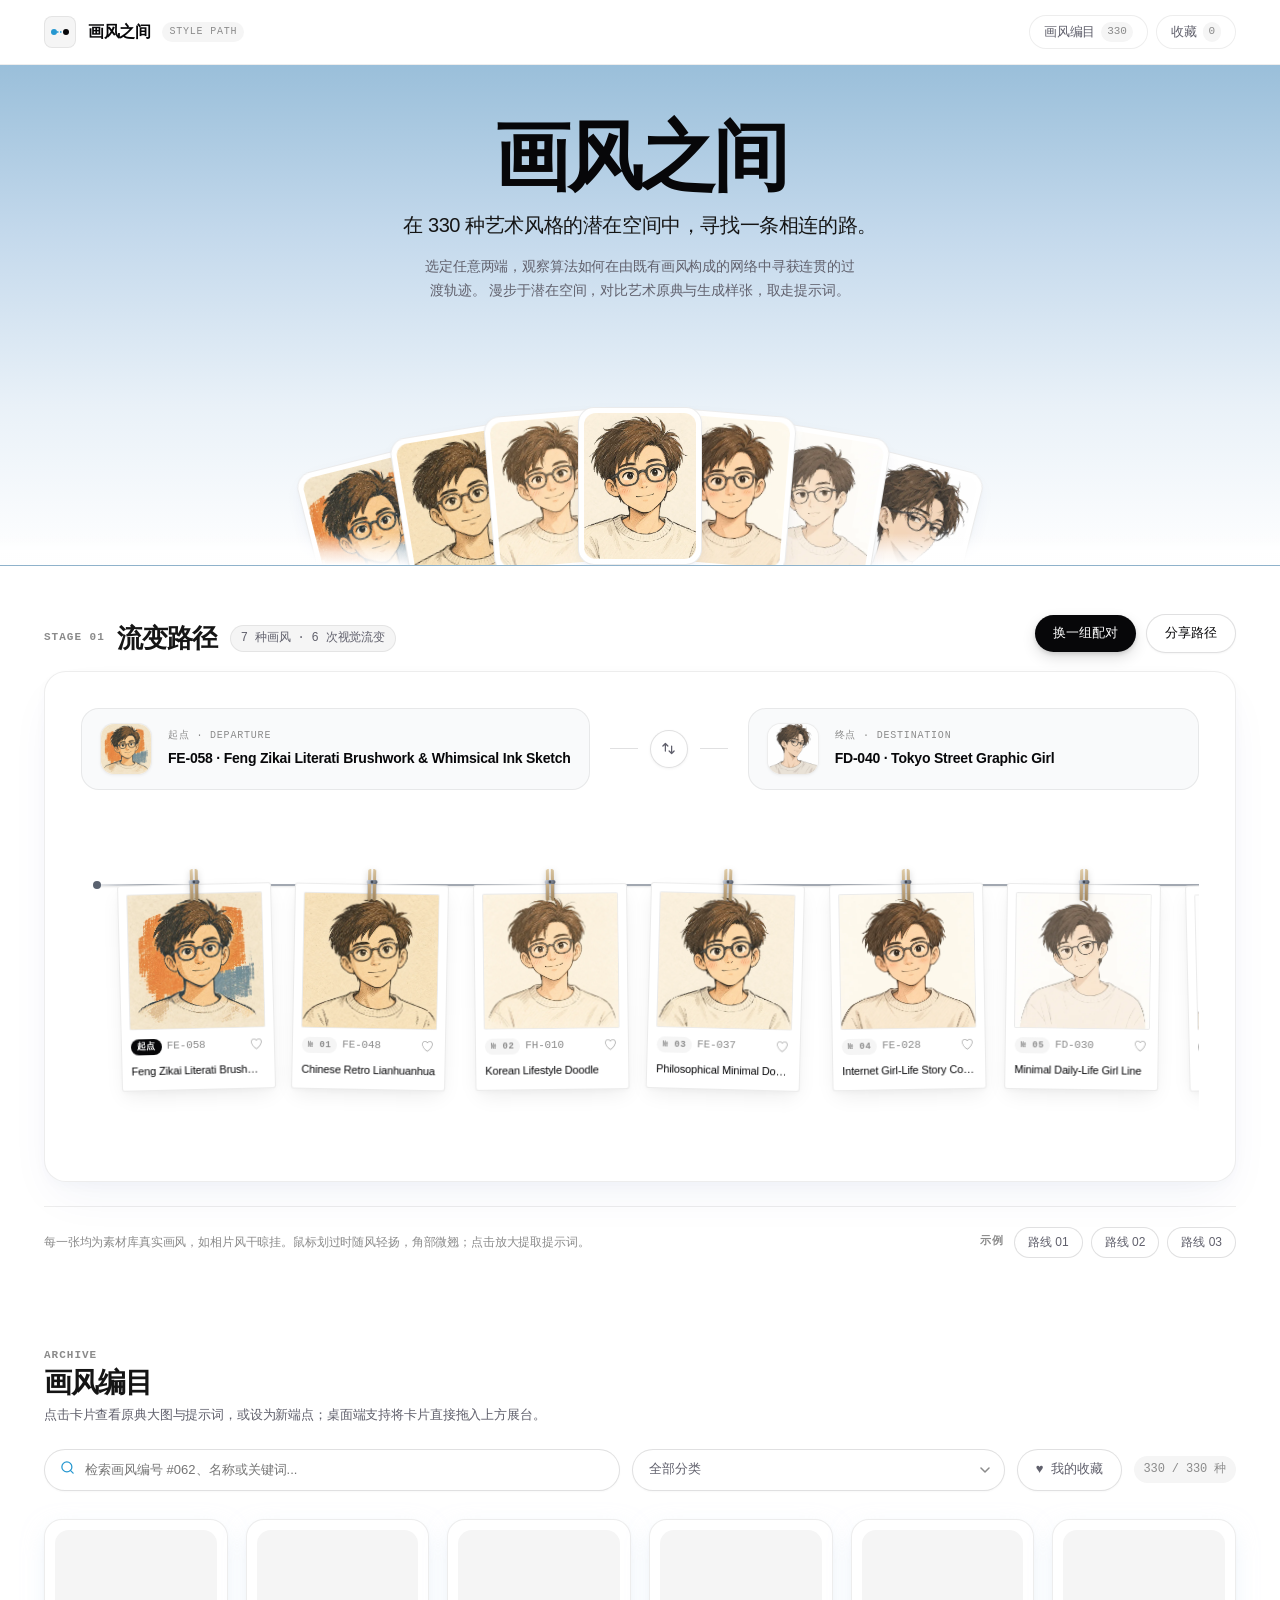
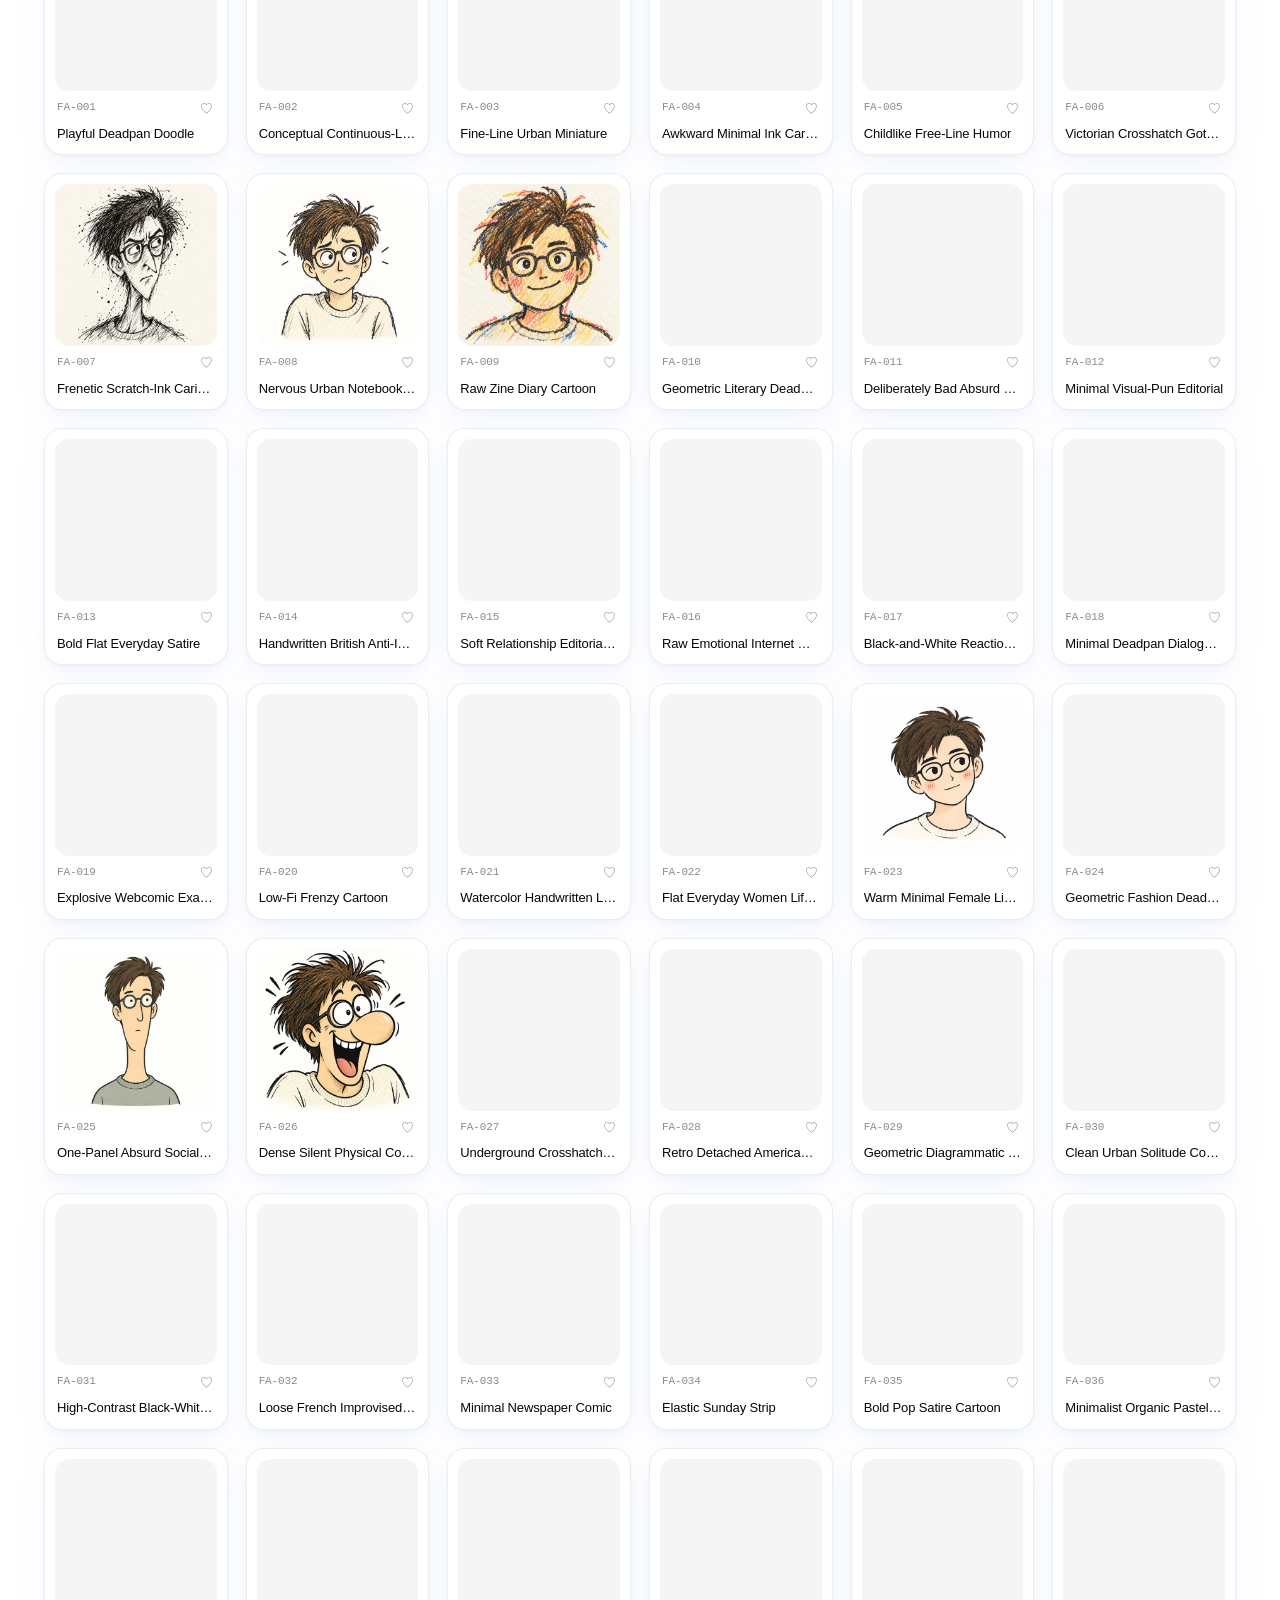
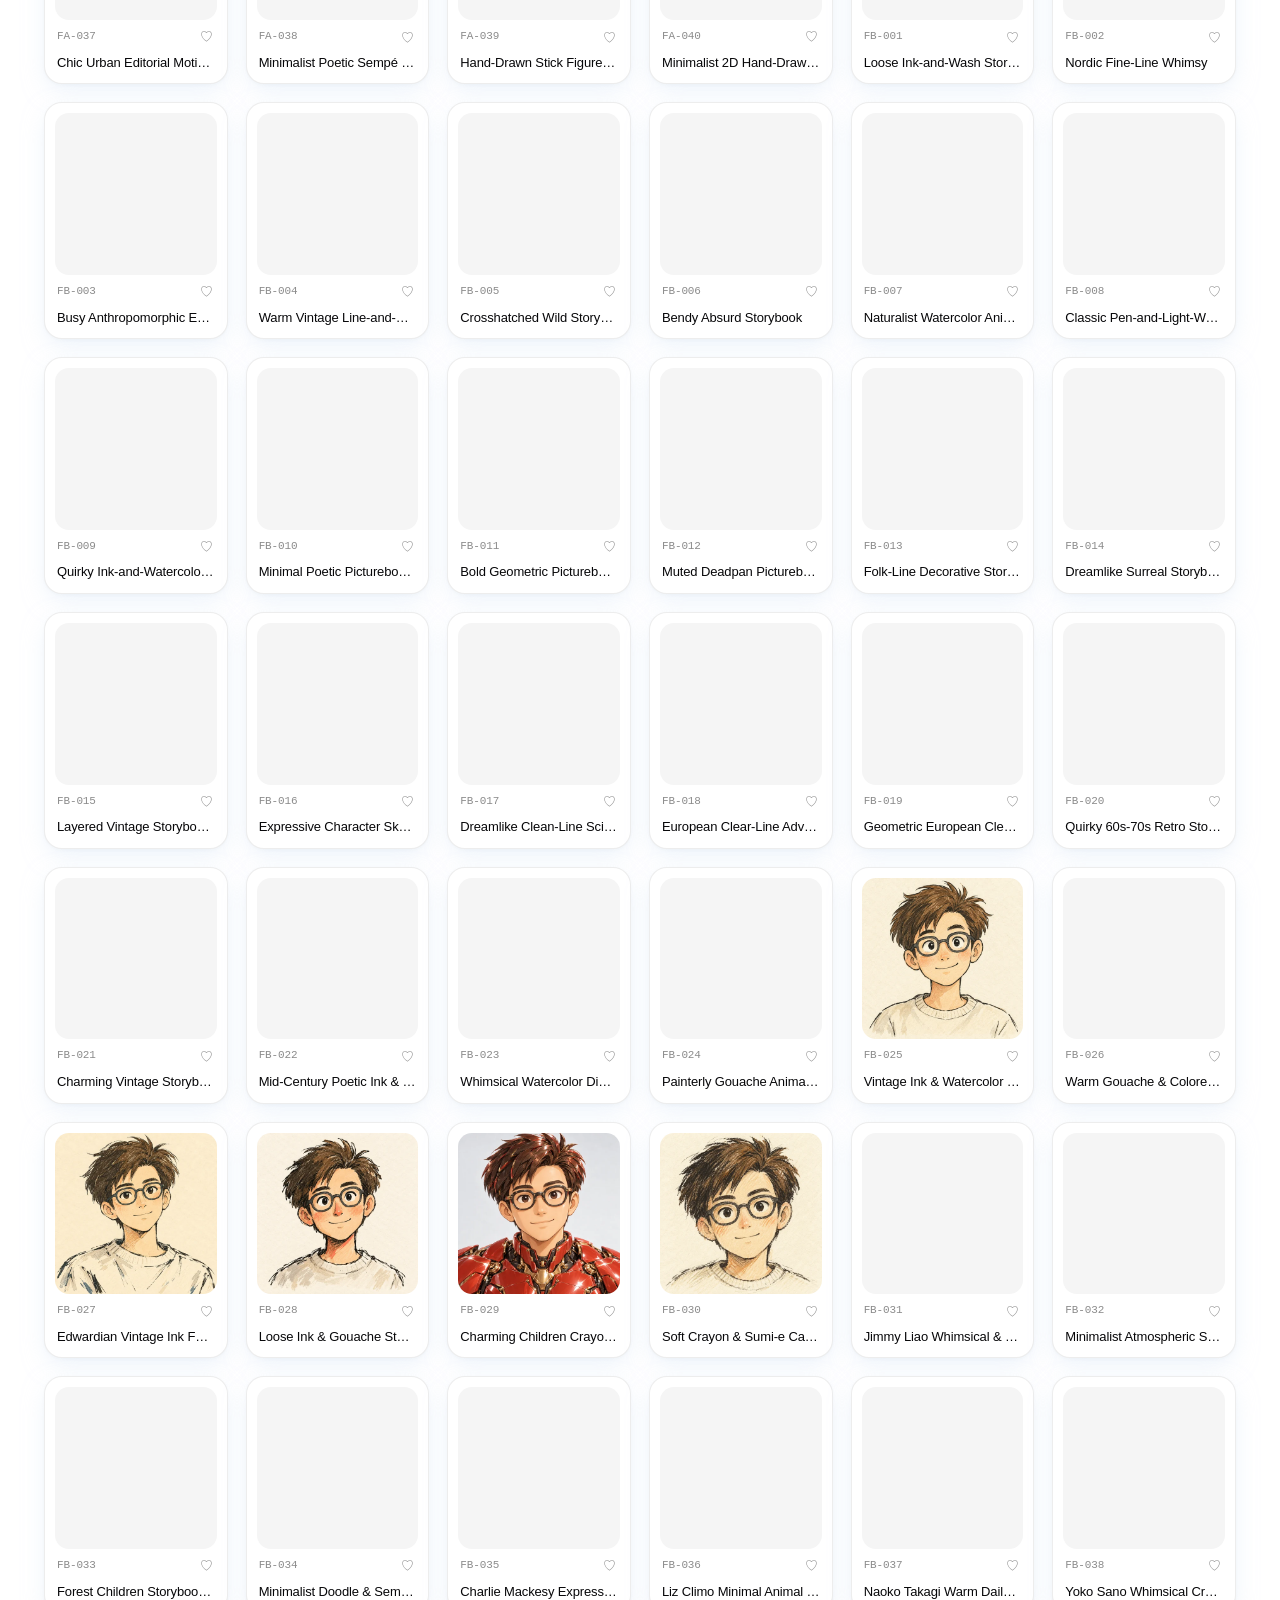
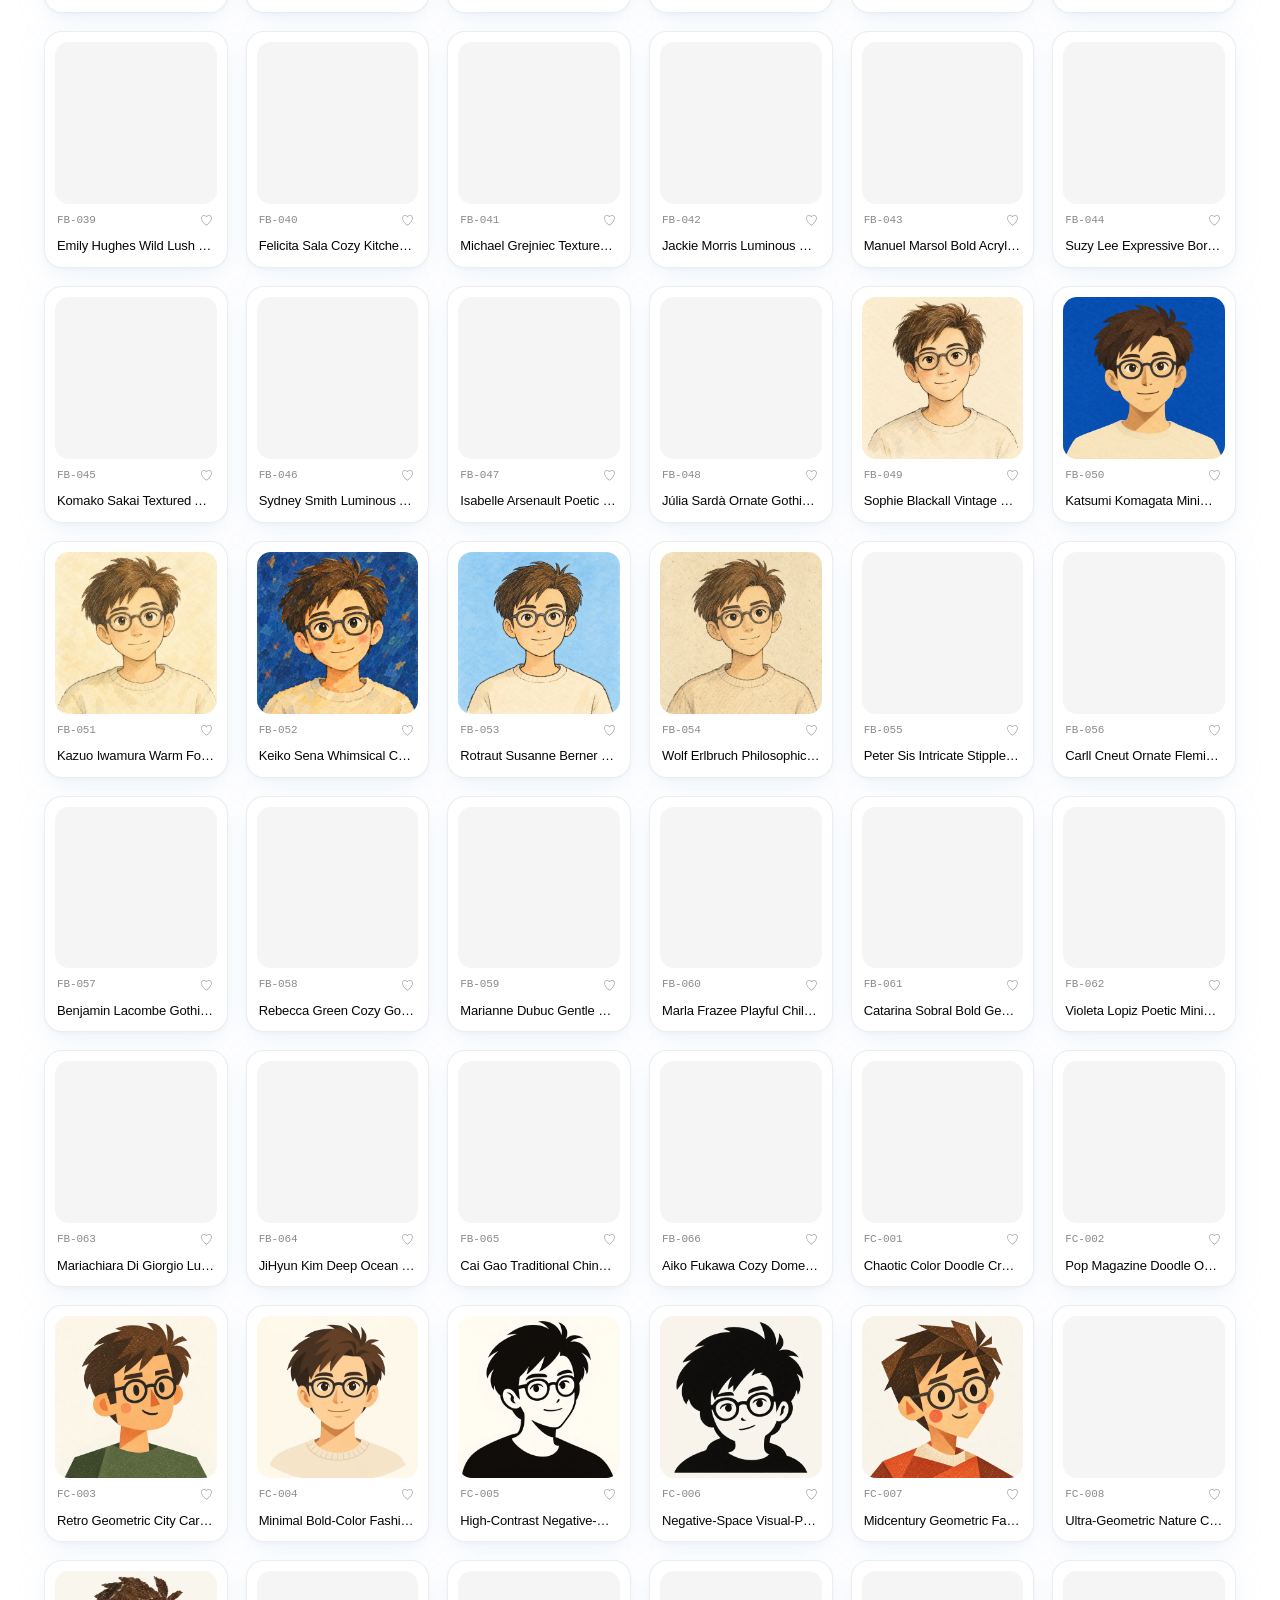
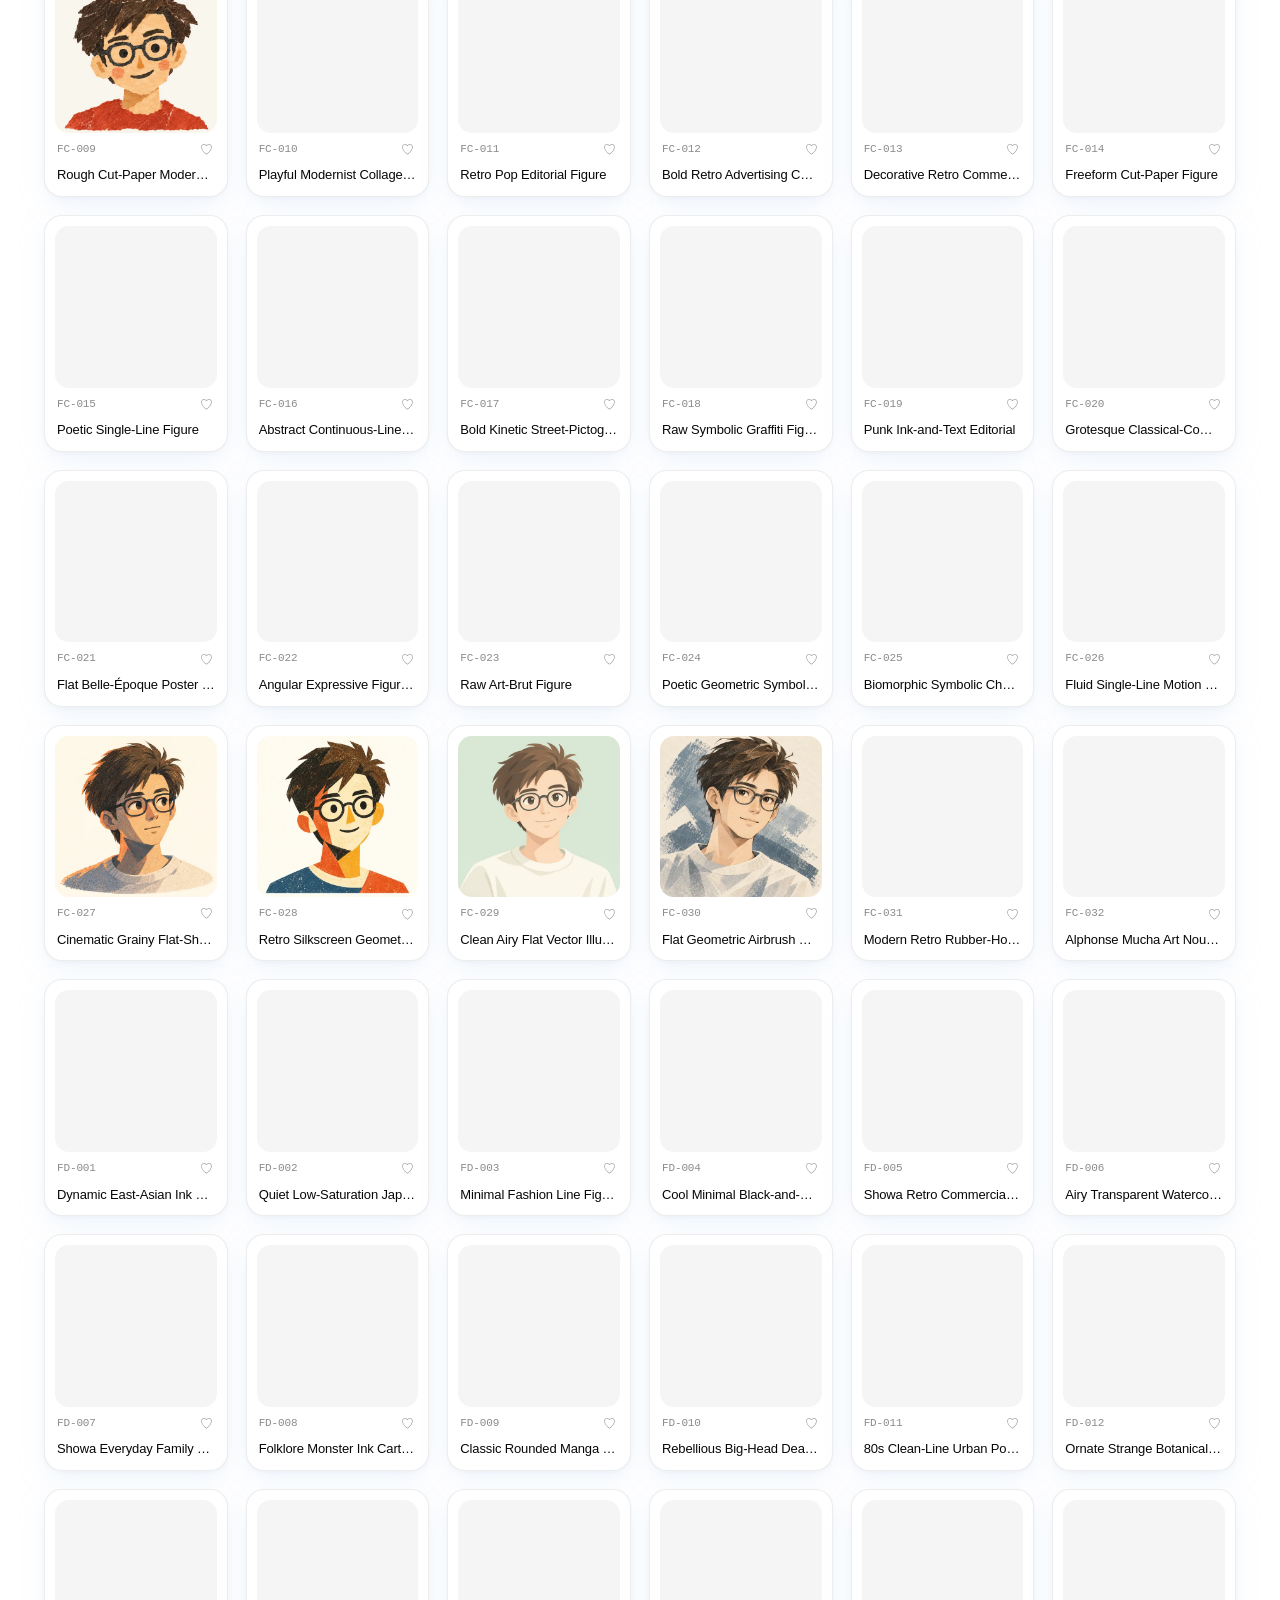
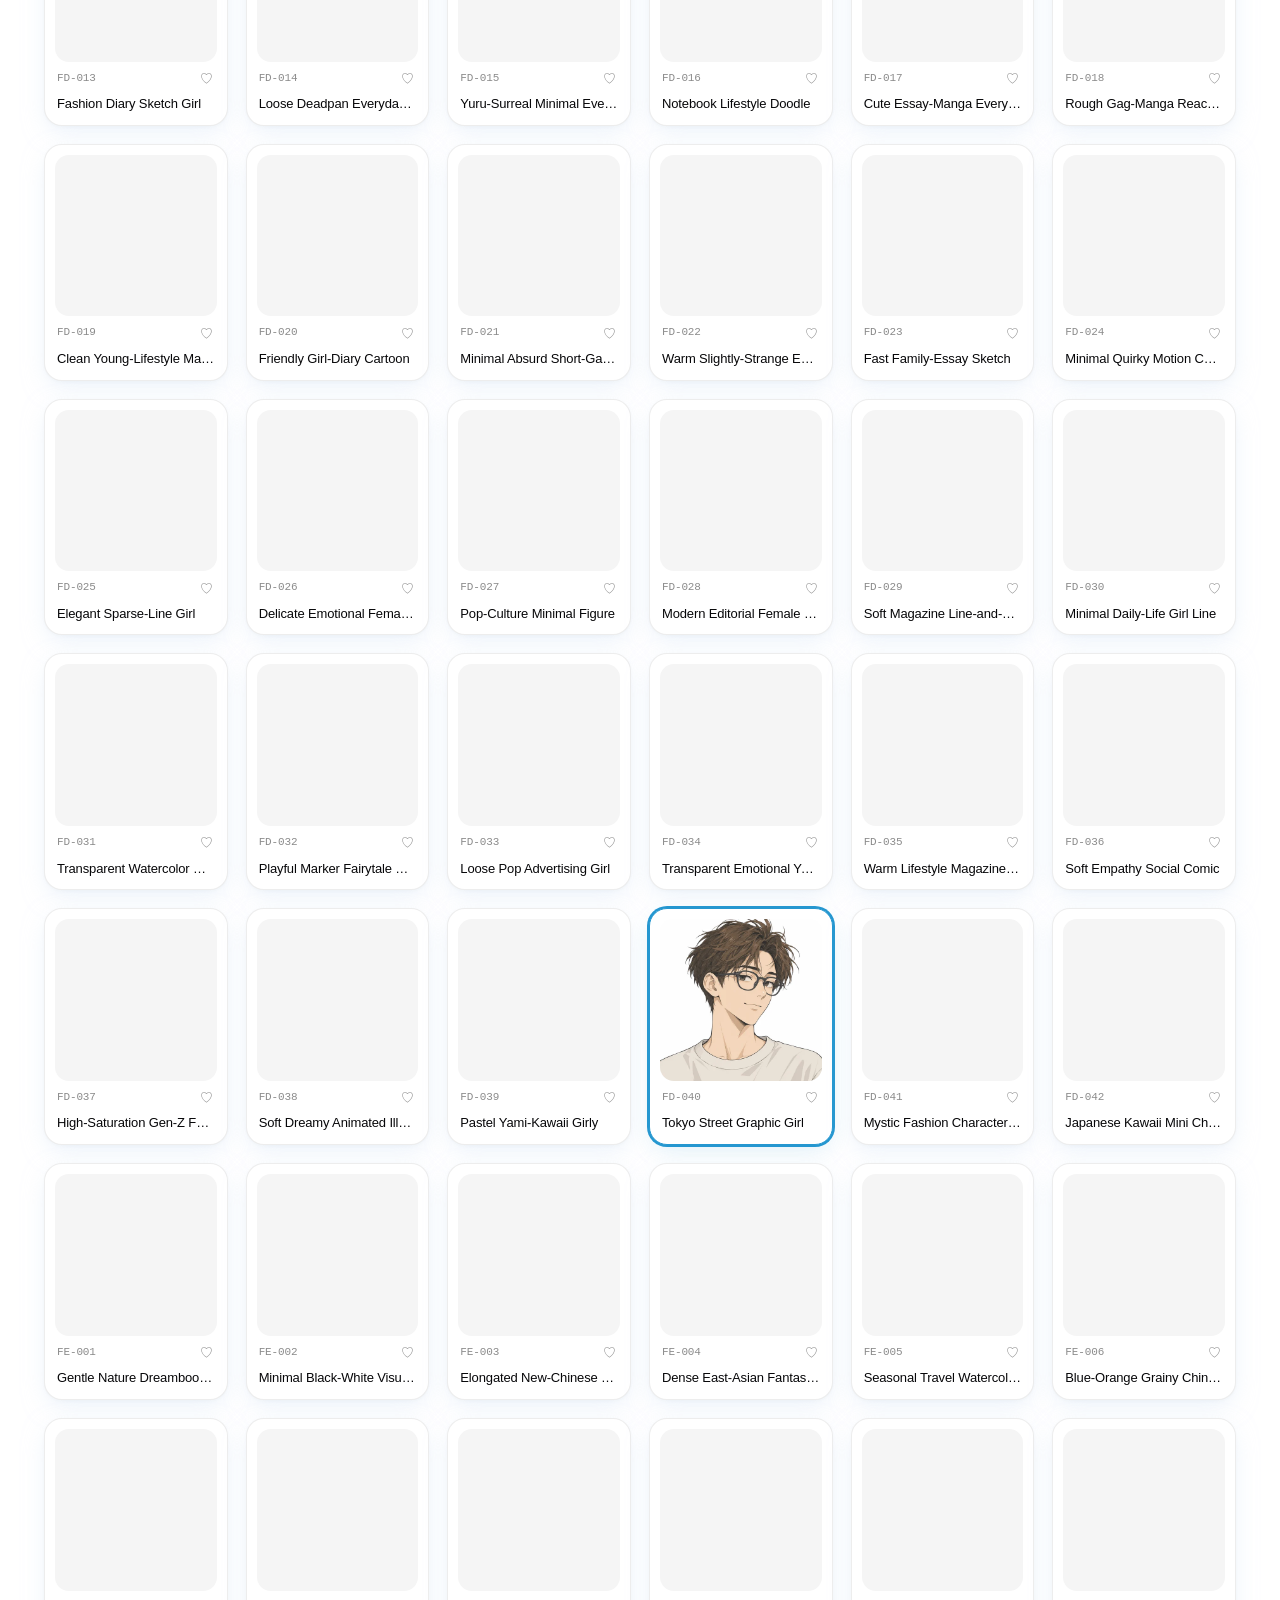
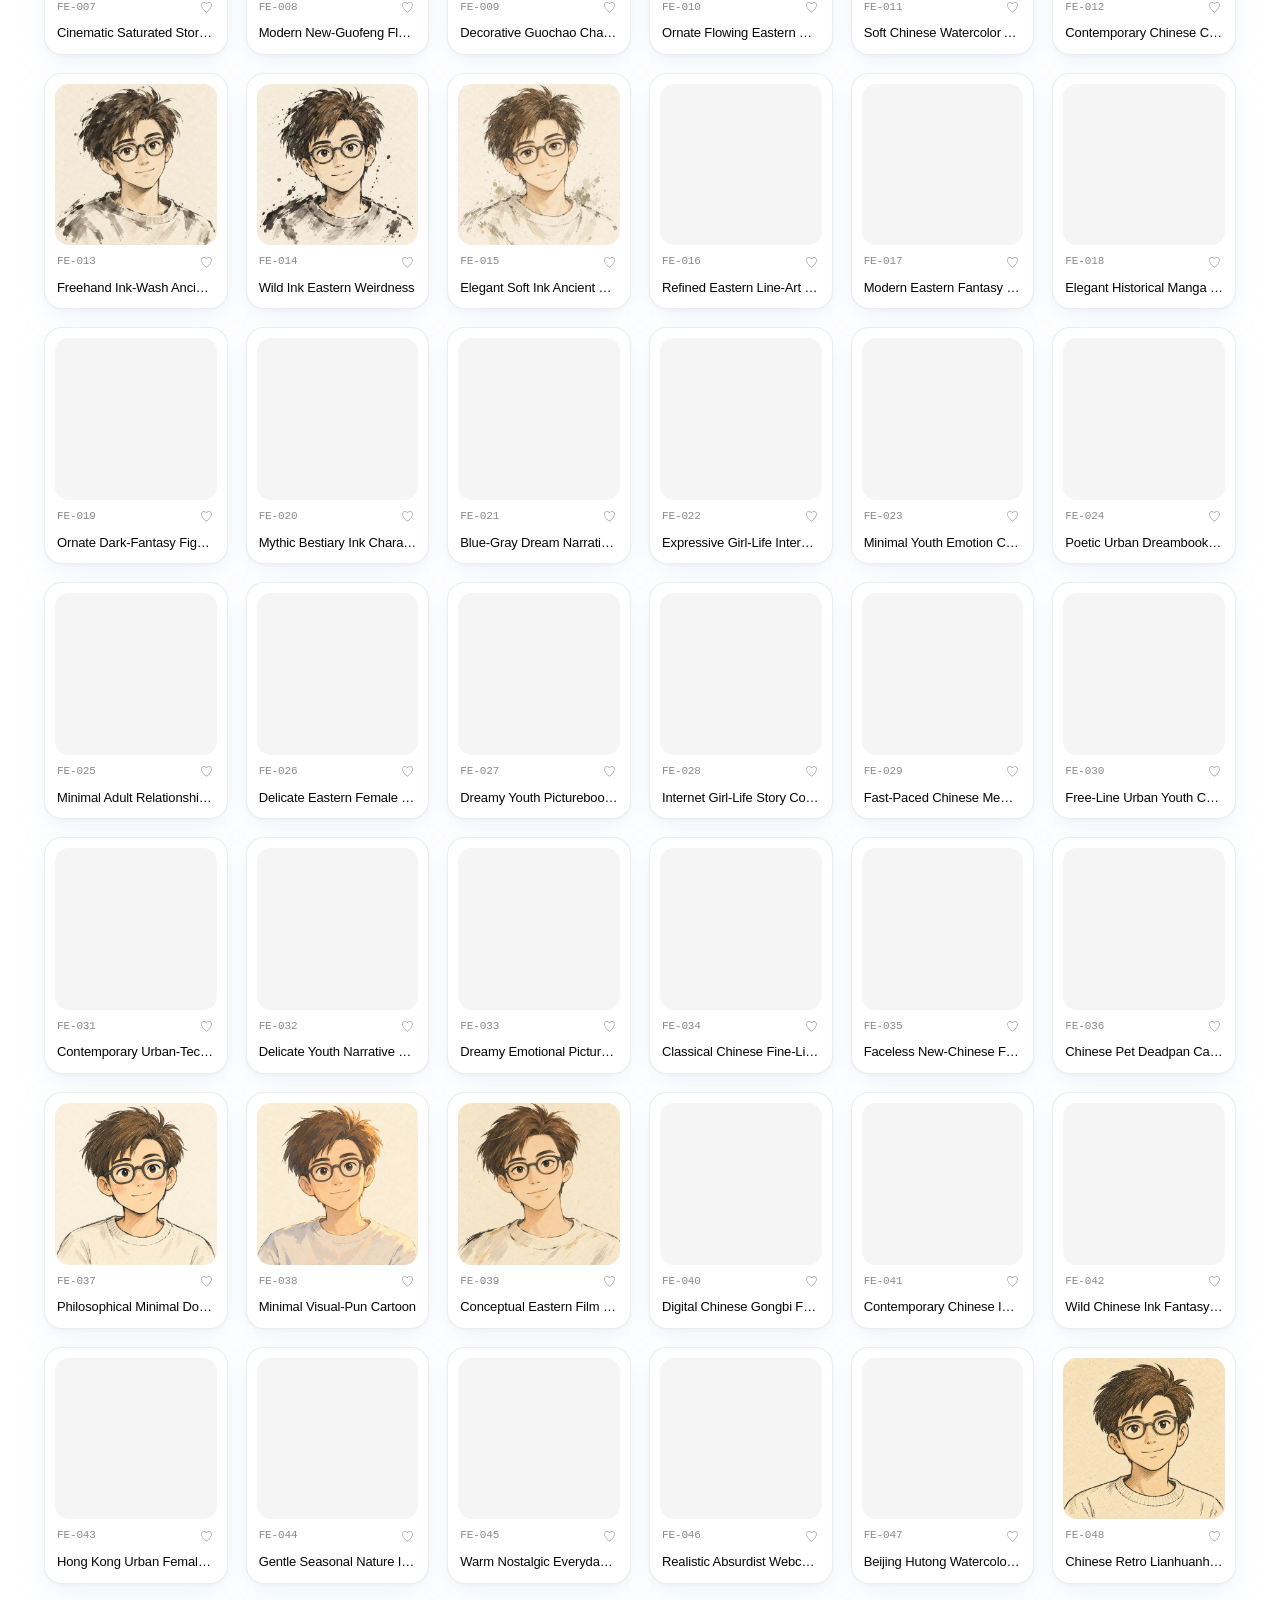
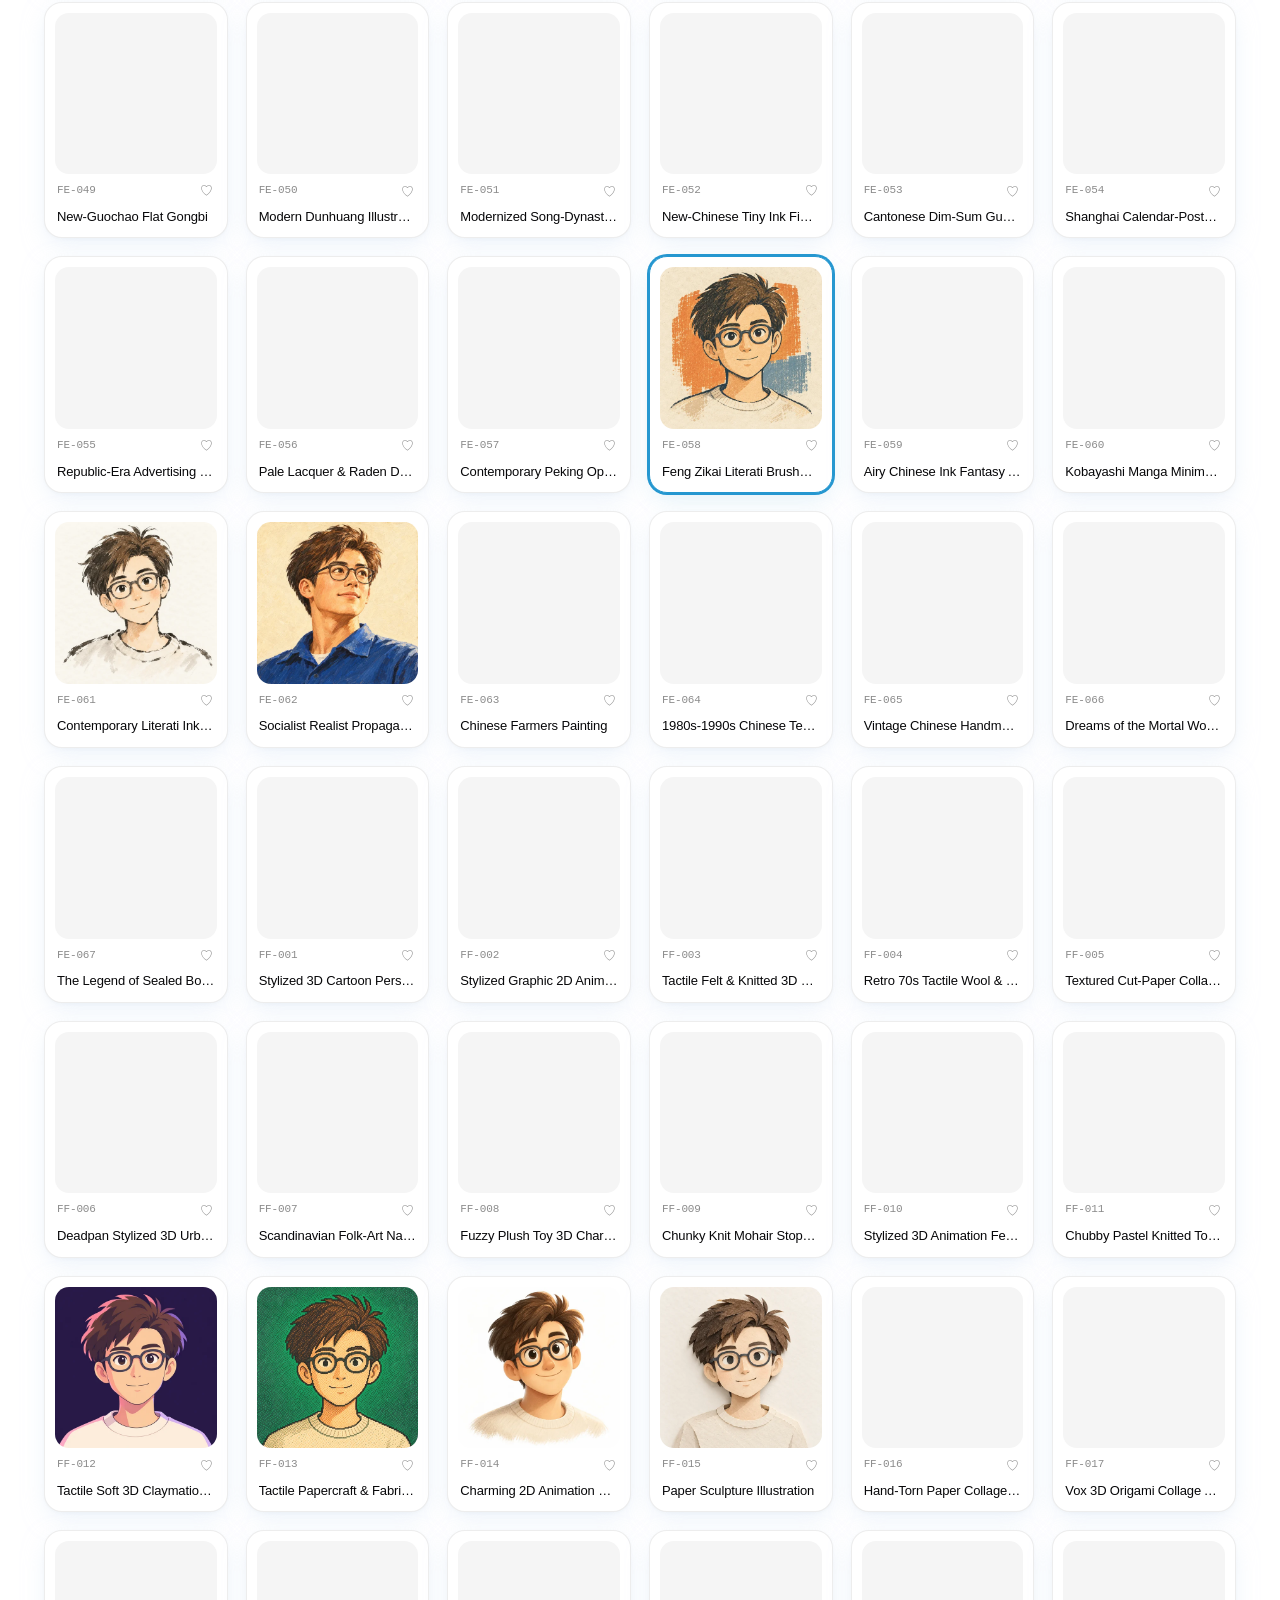
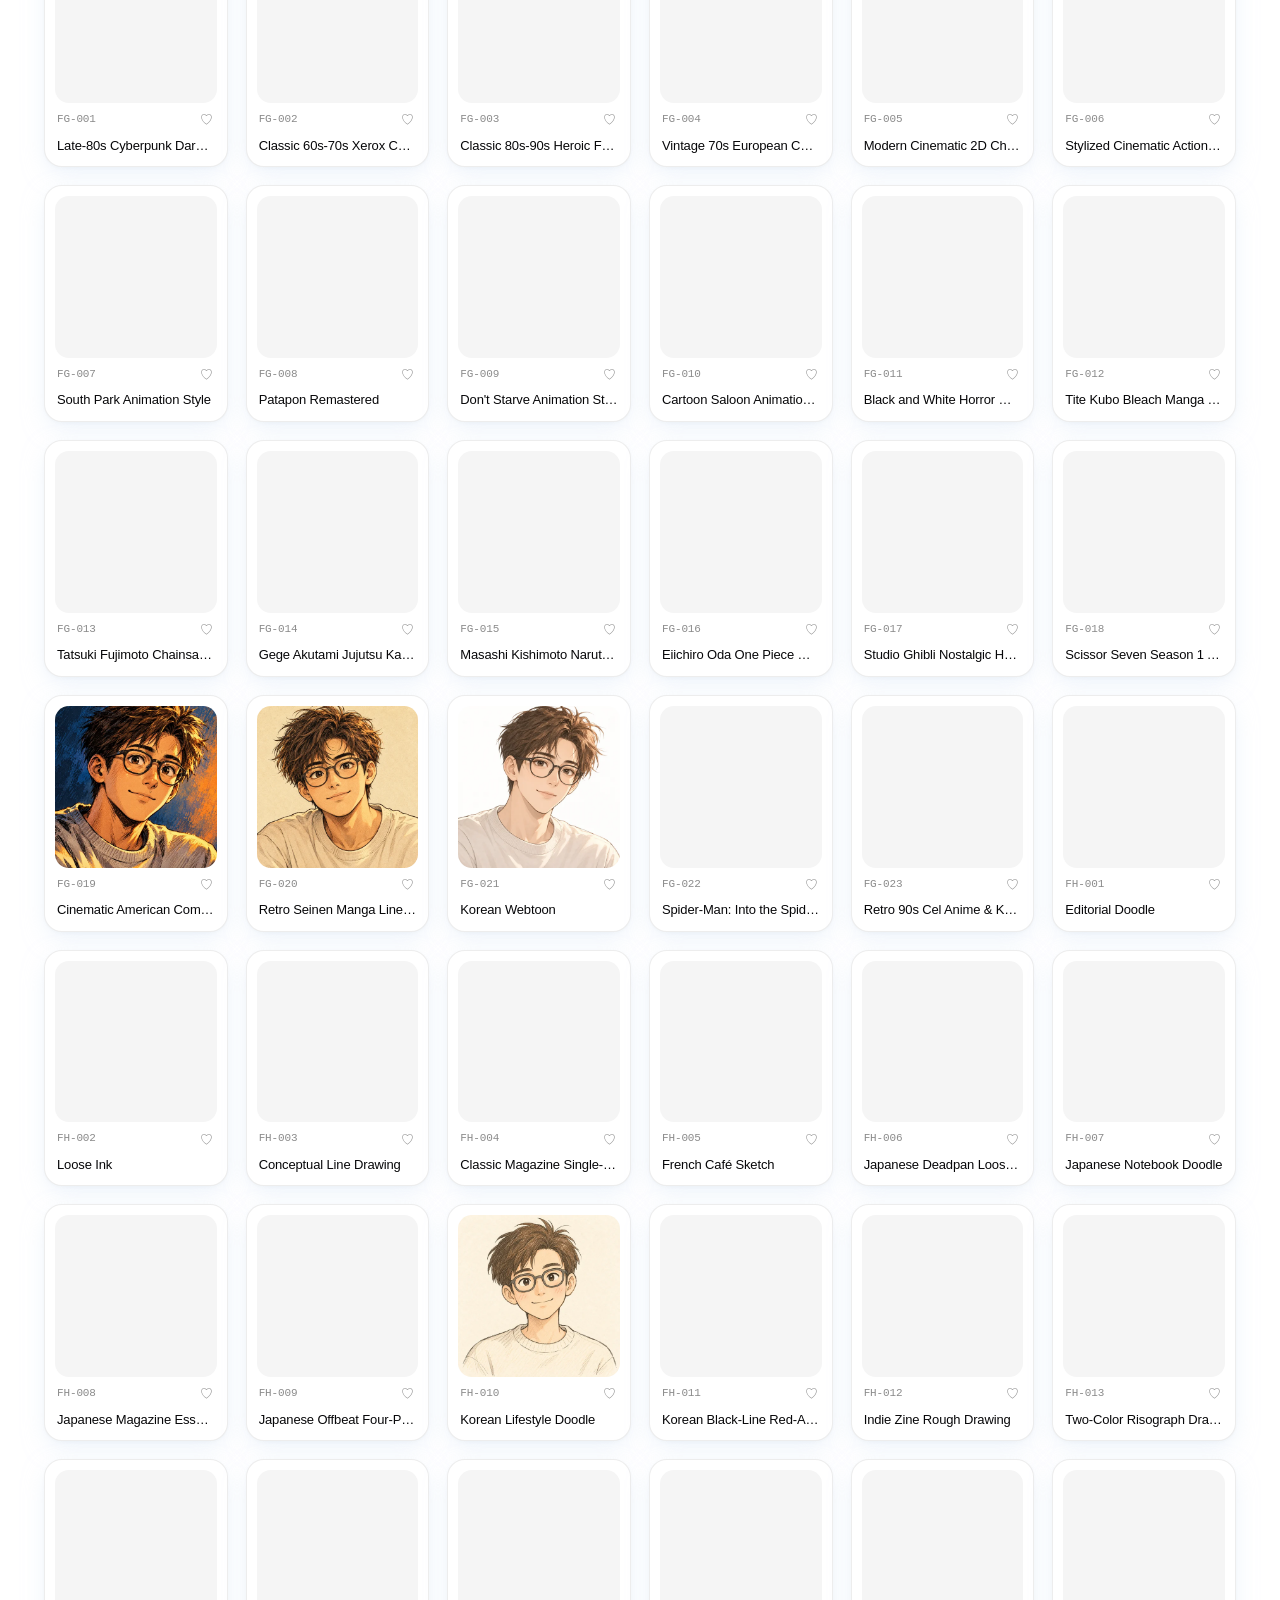
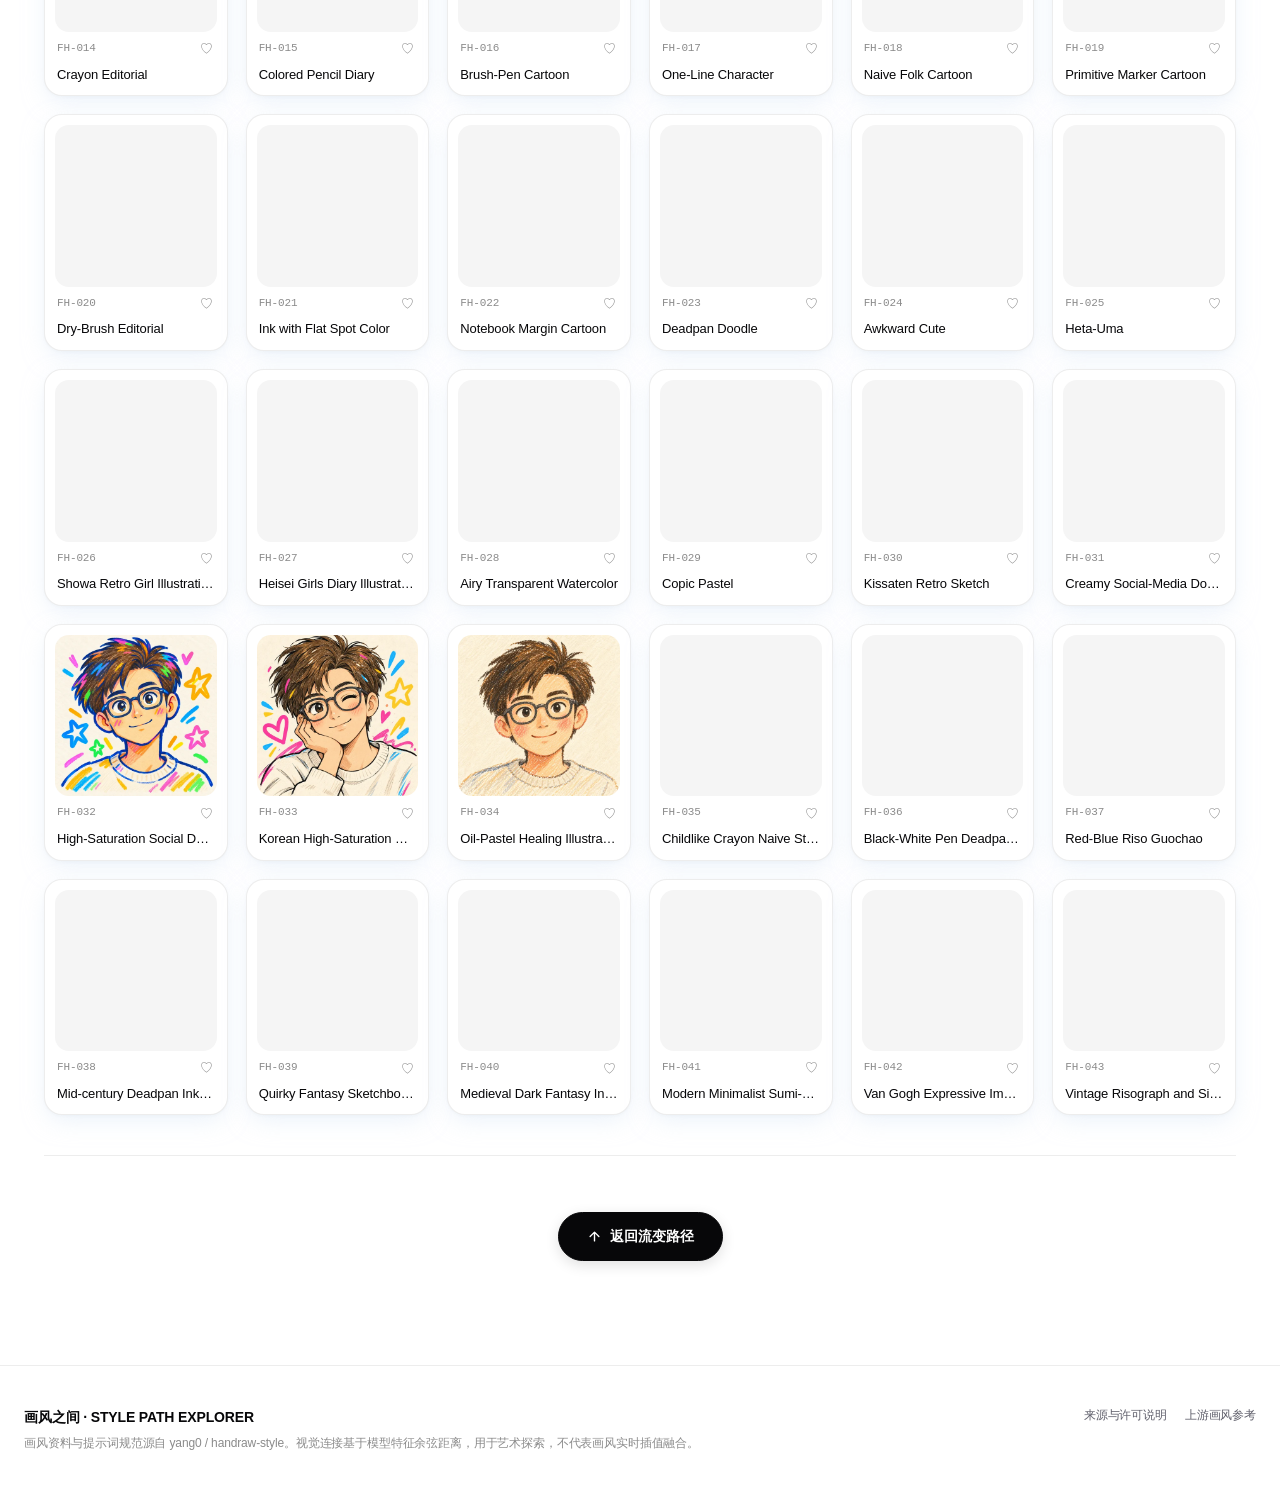
<file: index.html>
<!doctype html>
<html lang="zh-CN">
<head>
  <meta charset="utf-8">
  <meta name="viewport" content="width=device-width, initial-scale=1">
  <meta name="theme-color" content="#FFFFFF">
  <meta name="description" content="画风之间 · 在330种艺术风格的潜在空间中，寻找一条相连的路。">
  <title>画风之间 · 艺术风格拓扑探索</title>
  <link rel="icon" href="favicon.svg" type="image/svg+xml">
  <link rel="stylesheet" href="styles.css">
</head>
<body>

<header class="topbar">
  <div class="topbar-inner">
    <a class="brand" href="./" aria-label="画风之间">
      <span class="brand-symbol" aria-hidden="true">
        <svg width="20" height="12" viewBox="0 0 20 12" fill="none">
          <circle cx="4" cy="6" r="3" fill="#2597D0"/>
          <line x1="7" y1="6" x2="13" y2="6" stroke="#2597D0" stroke-width="1.5" stroke-dasharray="1.5 1.5"/>
          <circle cx="16" cy="6" r="3" fill="#070709"/>
        </svg>
      </span>
      <span class="brand-title">画风之间</span>
      <span class="brand-sub">STYLE PATH</span>
    </a>
    <nav class="top-nav">
      <button id="collection-link" type="button">画风编目 <span id="total-count" class="nav-count">330</span></button>
      <button id="favorites-link" type="button">收藏 <span id="saved-count" class="nav-count">0</span></button>
    </nav>
  </div>
</header>

<section class="intro">
  <div class="intro-inner">
    <h1 class="hero-title">画风之间</h1>
    <p class="hero-subtitle">在 330 种艺术风格的潜在空间中，寻找一条相连的路。</p>
    <p class="lede">
      选定任意两端，观察算法如何在由既有画风构成的网络中寻获连贯的过渡轨迹。
      漫步于潜在空间，对比艺术原典与生成样张，取走提示词。
    </p>

    <!-- 扇形画风展台（凹凸有序展开，联动起点与终点） -->
    <div id="hero-fan" class="hero-fan" aria-label="画风扇形展台"></div>
  </div>
  <div class="hero-fade-overlay" aria-hidden="true"></div>
</section>

<main>
  <section class="journey" aria-labelledby="journey-heading">
    <div class="journey-header">
      <div class="journey-title-meta">
        <span class="curatorial-label">STAGE 01</span>
        <h2 id="journey-heading">流变路径</h2>
        <span id="route-count" class="route-counter"></span>
      </div>
      <div class="journey-actions">
        <button id="random-pair" class="random-pair-btn" type="button">换一组配对</button>
        <button id="share-route" class="share-trigger-btn" type="button">分享路径</button>
      </div>
    </div>

    <div class="stage-vitrine">
      <div class="endpoint-bar">
        <button id="pick-from" class="endpoint-card" type="button" aria-label="选择起点画风">
          <div class="endpoint-mount">
            <img id="from-thumb" class="endpoint-img" alt="" hidden>
            <span class="endpoint-empty-tip" id="from-placeholder">选择起点</span>
          </div>
          <div class="endpoint-info-block">
            <span class="endpoint-role">起点 · DEPARTURE</span>
            <span class="endpoint-name" id="from-info">选择起点</span>
          </div>
        </button>

        <div class="bridge-axis">
          <span class="axis-line"></span>
          <button id="swap" class="swap-action-btn" aria-label="交换起点与终点" type="button" title="交换起点与终点">
            <svg width="15" height="15" viewBox="0 0 24 24" fill="none" stroke="currentColor" stroke-width="2" stroke-linecap="round" stroke-linejoin="round">
              <path d="M7 16V4M7 4L3 8M7 4L11 8M17 8v12M17 20l4-4M17 20l-4-4"/>
            </svg>
          </button>
          <span class="axis-line"></span>
        </div>

        <button id="pick-to" class="endpoint-card" type="button" aria-label="选择终点画风">
          <div class="endpoint-mount">
            <img id="to-thumb" class="endpoint-img" alt="" hidden>
            <span class="endpoint-empty-tip" id="to-placeholder">选择终点</span>
          </div>
          <div class="endpoint-info-block">
            <span class="endpoint-role">终点 · DESTINATION</span>
            <span class="endpoint-name" id="to-info">选择终点</span>
          </div>
        </button>
      </div>

      <div class="route-rail-container">
        <div id="route" class="route" aria-live="polite">
          <p class="loading">正在连接画风网络…</p>
        </div>
      </div>
    </div>

    <div class="journey-footer">
      <div class="curatorial-disclaimer">
        <p id="route-note">每一张均为既有画风，基于特征余弦距离寻路。点击图片放大，对比原典与提示词。</p>
      </div>
      <div class="featured-routes-bar">
        <span class="routes-label">示例</span>
        <div id="examples" class="examples" aria-label="示例配对"></div>
      </div>
    </div>
  </section>

  <section id="library" class="library" aria-labelledby="library-heading">
    <div class="library-header">
      <div class="library-title-group">
        <span class="curatorial-label">ARCHIVE</span>
        <h2 id="library-heading">画风编目</h2>
        <p class="library-intro">点击卡片查看原典大图与提示词，或设为新端点；桌面端支持将卡片直接拖入上方展台。</p>
      </div>
      <div id="selection-notice" class="selection-notice" hidden>
        <span class="notice-indicator"></span>
        <span id="selection-text"></span>
        <button id="cancel-selection" type="button">取消</button>
      </div>
    </div>

    <div class="filterbar">
      <div class="search-box">
        <span class="search-symbol" aria-hidden="true">
          <svg width="15" height="15" viewBox="0 0 24 24" fill="none" stroke="currentColor" stroke-width="2" stroke-linecap="round" stroke-linejoin="round">
            <circle cx="11" cy="11" r="8"/>
            <line x1="21" y1="21" x2="16.65" y2="16.65"/>
          </svg>
        </span>
        <input id="search" type="search" placeholder="检索画风编号 #062、名称或关键词..." aria-label="搜索画风">
      </div>
      <div class="category-box">
        <select id="category" aria-label="画风分类">
          <option value="">全部分类</option>
        </select>
      </div>
      <button id="filter-favorites" type="button" aria-pressed="false">
        <span class="fav-symbol">♥</span> 我的收藏
      </button>
      <span id="visible-count" class="archive-counter"></span>
    </div>

    <div id="grid" class="grid"></div>
    <div id="empty-grid" class="empty" hidden>
      <p>未找到符合条件的画风。</p>
      <small>可更换关键词检索，或取消“我的收藏”筛选。</small>
    </div>

    <div class="catalog-bottom-action">
      <button id="bottom-back-journey" class="bottom-journey-btn" type="button">
        <svg width="15" height="15" viewBox="0 0 24 24" fill="none" stroke="currentColor" stroke-width="2.2" stroke-linecap="round" stroke-linejoin="round" aria-hidden="true"><path d="M12 19V5M5 12l7-7 7 7"/></svg>
        <span>返回流变路径</span>
      </button>
    </div>
  </section>
</main>

<footer class="site-footer">
  <div class="footer-inner">
    <div class="footer-meta">
      <strong>画风之间 · STYLE PATH EXPLORER</strong>
      <p>画风资料与提示词规范源自 yang0 / handraw-style。视觉连接基于模型特征余弦距离，用于艺术探索，不代表画风实时插值融合。</p>
    </div>
    <div class="footer-links">
      <a href="notices.html">来源与许可说明</a>
      <a href="https://github.com/yang0/handraw-style" target="_blank" rel="noopener">上游画风参考</a>
    </div>
  </div>
  <span id="library-total" hidden></span>
</footer>

<!-- 画风详情与原典对比模态框 -->
<dialog id="detail">
  <div class="detail-modal-header">
    <div class="detail-header-left">
      <span id="detail-number" class="detail-number-tag"></span>
      <h2 id="detail-name" class="detail-title"></h2>
    </div>
    <div class="detail-header-right">
      <button id="save-style" class="save-button" aria-pressed="false" type="button">♡ 收藏</button>
      <button id="close-detail" class="close-button" aria-label="关闭详情" type="button">✕</button>
    </div>
  </div>

  <div class="detail-modal-body">
    <!-- 左栏：双画板原典对照 -->
    <div class="detail-visual">
      <div class="dual-specimen-grid">
        <div class="specimen-card">
          <div class="specimen-frame">
            <img id="detail-reference-image" alt="原典参考图">
          </div>
          <div class="specimen-meta">
            <span class="specimen-tag">原典参考</span>
            <span class="specimen-desc">风格艺术原作 · 借用线条与笔触</span>
          </div>
        </div>

        <div class="specimen-card">
          <div class="specimen-frame">
            <img id="detail-image" alt="头像样张">
          </div>
          <div class="specimen-meta">
            <span class="specimen-tag">头像测试样张</span>
            <span class="specimen-desc">基准人物测试 · 该画风生图表现</span>
          </div>
        </div>
      </div>

      <div class="specimen-actions">
        <div class="endpoint-assign-buttons">
          <button id="detail-from" type="button">设为起点</button>
          <button id="detail-to" type="button">设为终点</button>
        </div>
        <div class="reference-download-bar">
          <a id="reference-link" href="#" download>下载原典参考图</a>
          <button id="reference-help" type="button">使用说明</button>
        </div>
        <p id="reference-instruction" class="reference-instruction" hidden></p>
      </div>
    </div>

    <!-- 右栏：策展档案与取词工坊 -->
    <div class="detail-content">
      <div class="dossier-block">
        <p id="detail-author" class="dossier-author"></p>
        <div class="traits-box">
          <span class="traits-label">视觉语言特征</span>
          <p id="detail-traits" class="traits"></p>
        </div>
      </div>

      <div class="prompt-studio">
        <div class="studio-header">
          <h3>创作取词</h3>
          <p class="studio-desc">输入你的创作主题，即刻导出中英文生图提示词。</p>
        </div>

        <label class="field-group">
          <span class="field-title">创作主题</span>
          <input id="theme" placeholder="例如：周末街角下雨天的咖啡馆（留空则导出通用结构）" maxlength="1200">
        </label>

        <details class="constraints-accordion">
          <summary>可选高级约束：画幅、主体限制、画面文字</summary>
          <div class="constraints-content">
            <label class="field-group">
              <span class="field-title">生图模型（决定是否需要特征和参考图）</span>
              <select id="prompt-model">
                <option value="gpt-image-2">GPT Image 2（上游默认）</option>
                <option value="unknown">其他／不确定（特征＋参考图）</option>
              </select>
            </label>
            <label class="field-group">
              <span class="field-title">画幅比例</span>
              <input id="ratio" placeholder="例如：3:4 或 16:9" maxlength="50">
            </label>
            <label class="field-group">
              <span class="field-title">主体限制</span>
              <input id="subject" placeholder="例如：单人特写，无背景杂物" maxlength="500">
            </label>
            <label class="field-group">
              <span class="field-title">画面文字</span>
              <input id="text-requirement" placeholder="例如：无文字排版" maxlength="500">
            </label>
          </div>
        </details>

        <div class="prompt-language-bar">
          <div class="prompt-tabs" role="tablist" aria-label="提示词语言">
            <button id="tab-zh" role="tab" aria-selected="true" type="button">中文提示词</button>
            <button id="tab-en" role="tab" aria-selected="false" type="button">English Prompt</button>
          </div>
        </div>

        <div class="prompt-code-wrap">
          <textarea id="prompt-output" readonly aria-label="上游规则输出的提示词"></textarea>
        </div>

        <p class="prompt-note">沿用上游固定版本模板，主题保持原文。英文模板不会自动翻译中文主题。</p>

        <div class="prompt-button-row">
          <button id="copy-prompt" class="primary-btn" type="button">复制提示词</button>
          <button id="download-prompt" class="secondary-btn" type="button">下载 TXT 文件</button>
        </div>

        <p id="prompt-source" class="source-note"></p>
      </div>
    </div>
  </div>

  <div class="detail-modal-footer">
    <button id="detail-back-journey" class="modal-footer-btn" type="button">
      <svg width="14" height="14" viewBox="0 0 24 24" fill="none" stroke="currentColor" stroke-width="2" stroke-linecap="round" stroke-linejoin="round" aria-hidden="true"><path d="M19 12H5M12 19l-7-7 7-7"/></svg>
      返回流变路径
    </button>
  </div>
</dialog>

<!-- 分享模态框 -->
<dialog id="share-dialog">
  <div class="share-dialog-card">
    <div class="share-dialog-top">
      <h2>分享路线</h2>
      <button class="close-button" id="close-share" aria-label="关闭分享" type="button">✕</button>
    </div>
    <p class="share-desc">链接记录两个端点编号与固定数据版本，不包含个人主题或私有收藏，可在任何设备精确重现。</p>
    <div class="share-field">
      <input id="share-output" readonly aria-label="路线分享链接">
      <button id="copy-share" class="primary-btn" type="button">复制链接</button>
    </div>
  </div>
</dialog>

<button id="floating-back-journey" class="floating-back-journey" type="button" aria-label="返回流变路径">
  <svg width="15" height="15" viewBox="0 0 24 24" fill="none" stroke="currentColor" stroke-width="2.2" stroke-linecap="round" stroke-linejoin="round" aria-hidden="true"><path d="M12 19V5M5 12l7-7 7 7"/></svg>
  <span>返回流变路径</span>
</button>

<div id="toast" class="toast" role="status" aria-live="polite"></div>
<script type="module" src="app.mjs"></script>
</body>
</html>
</file>
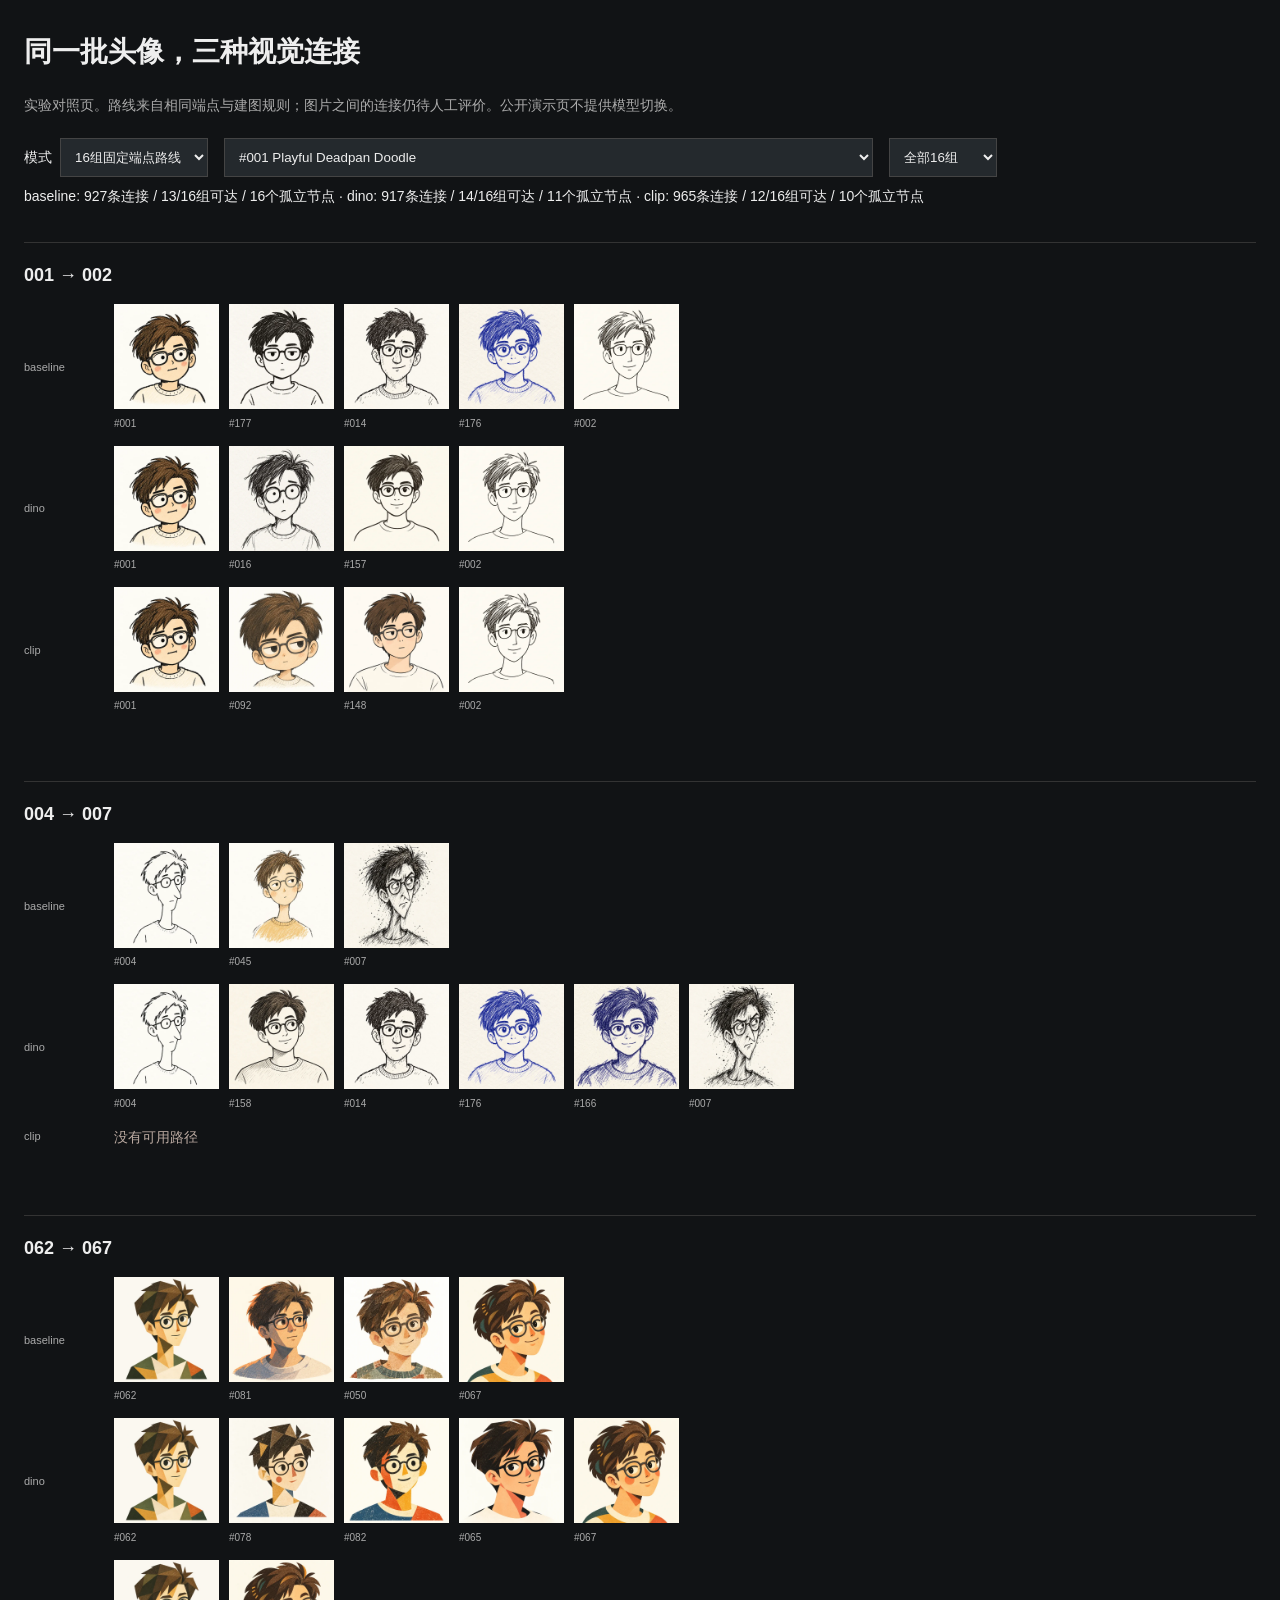
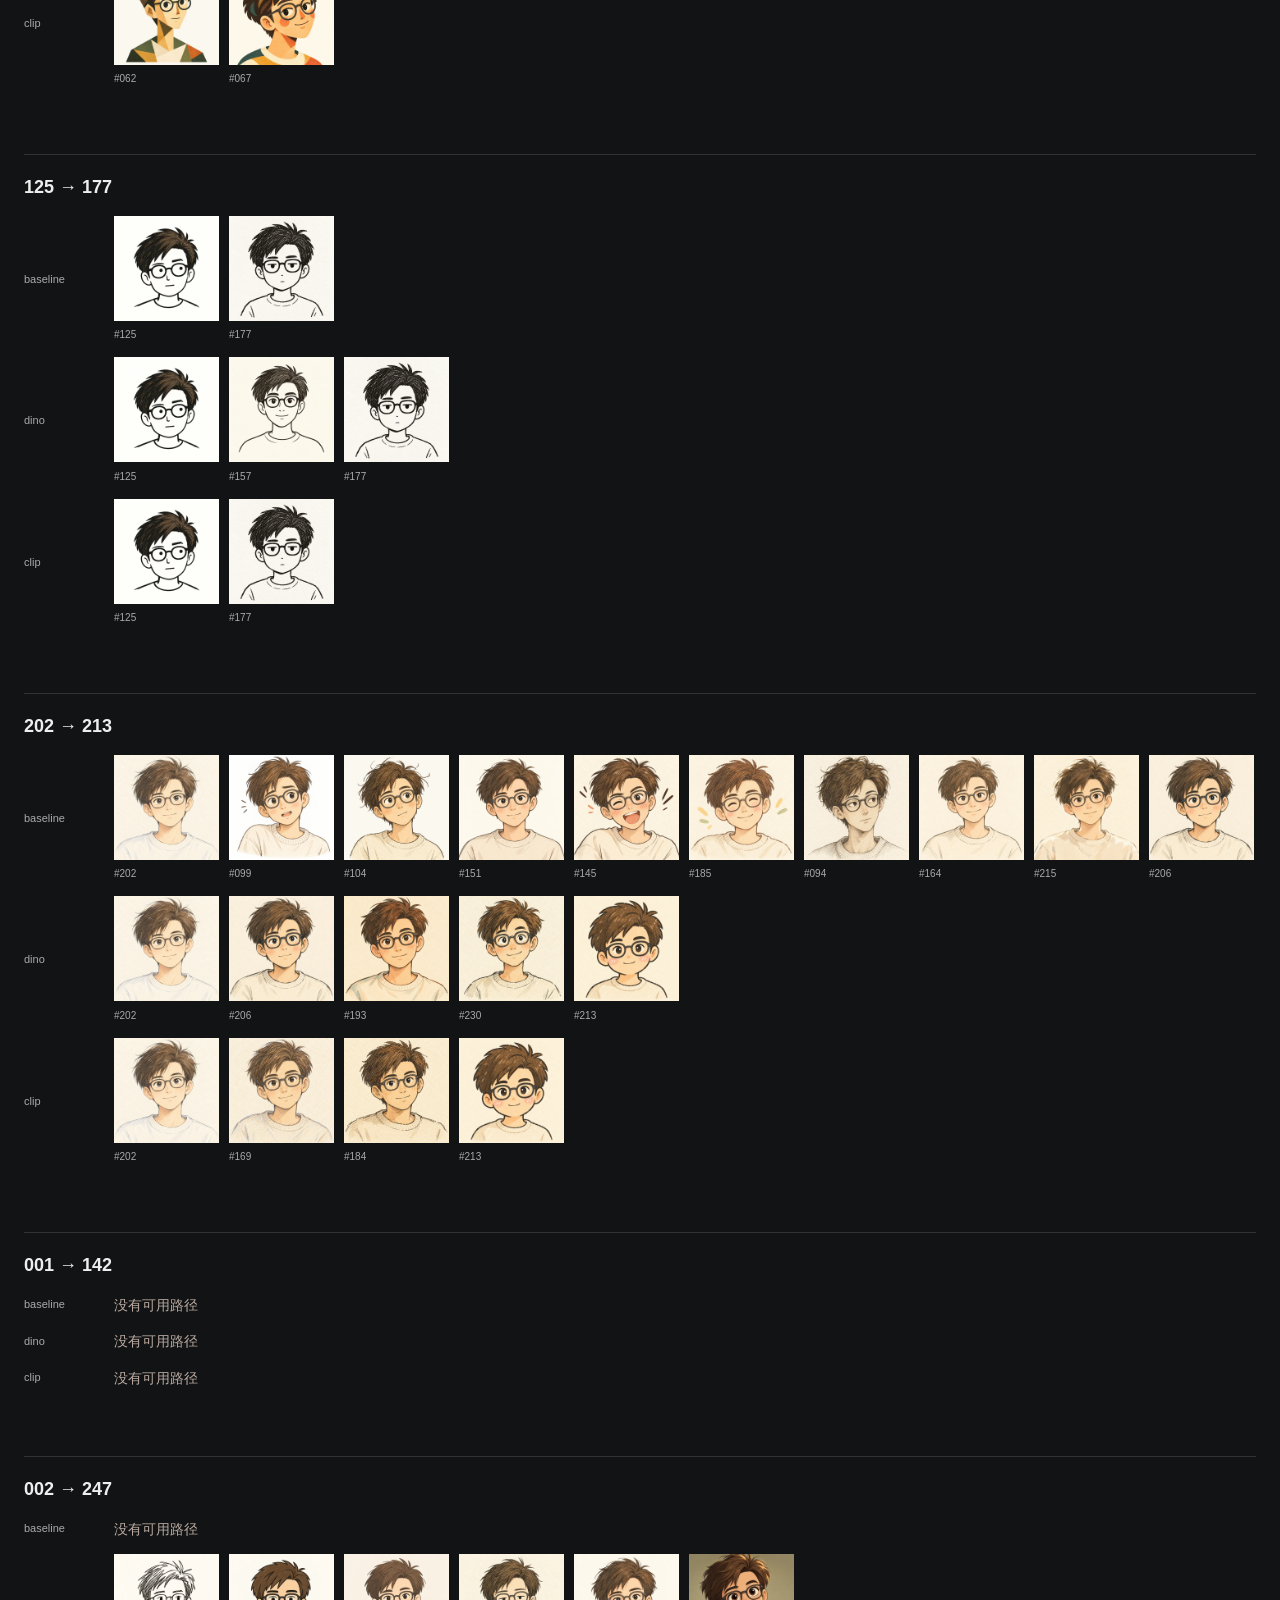
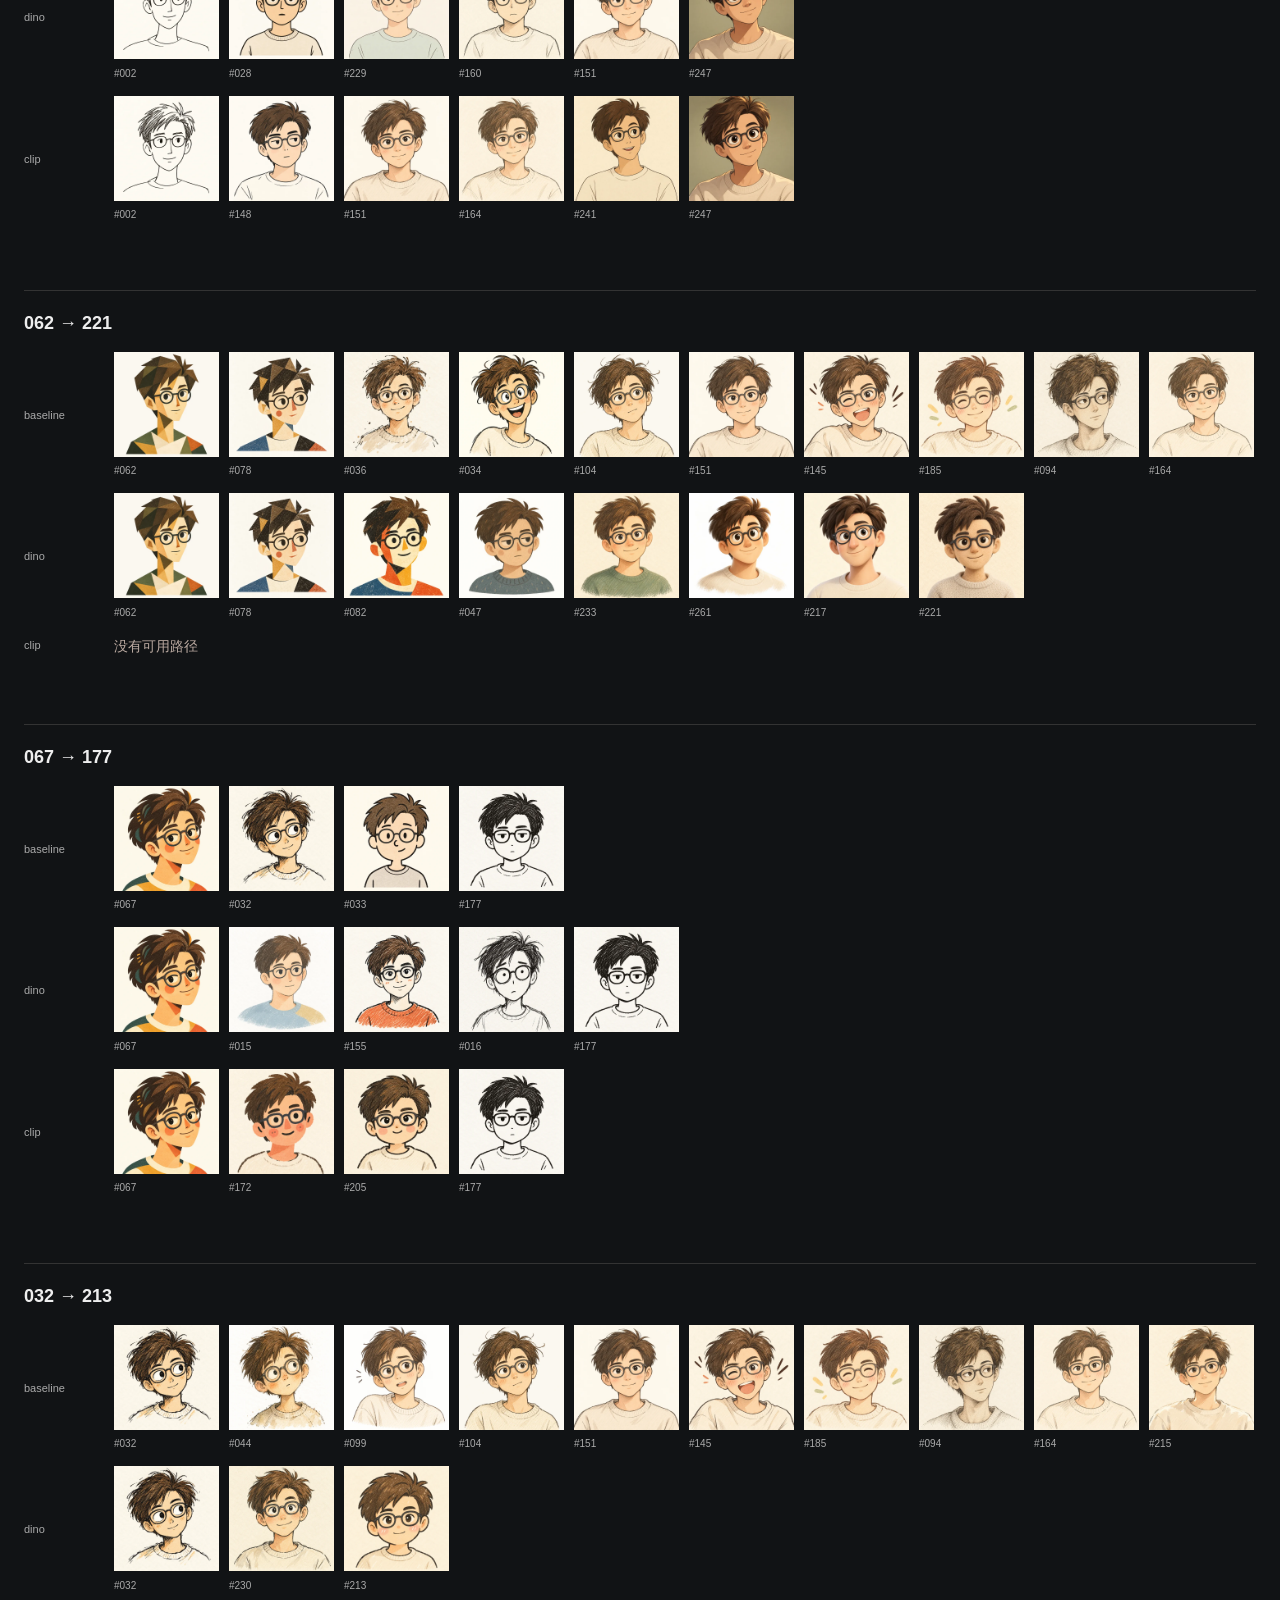
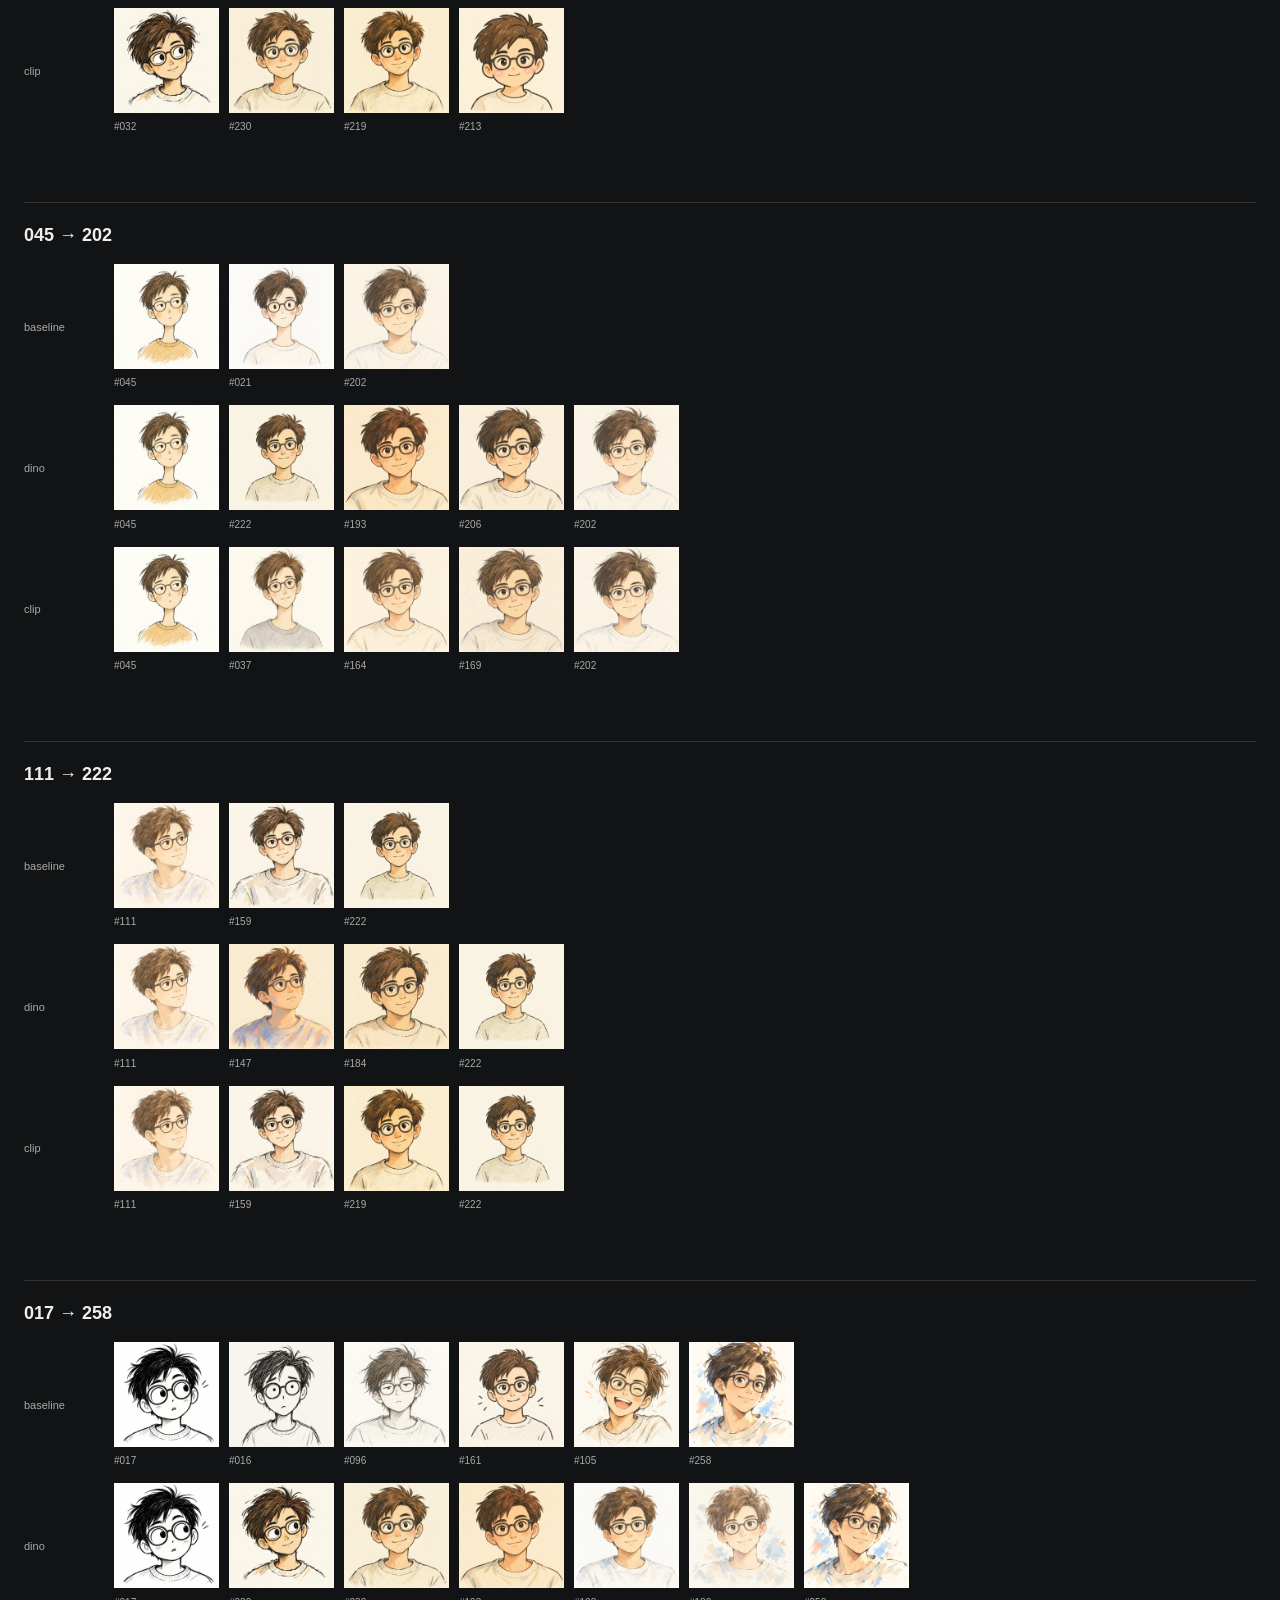
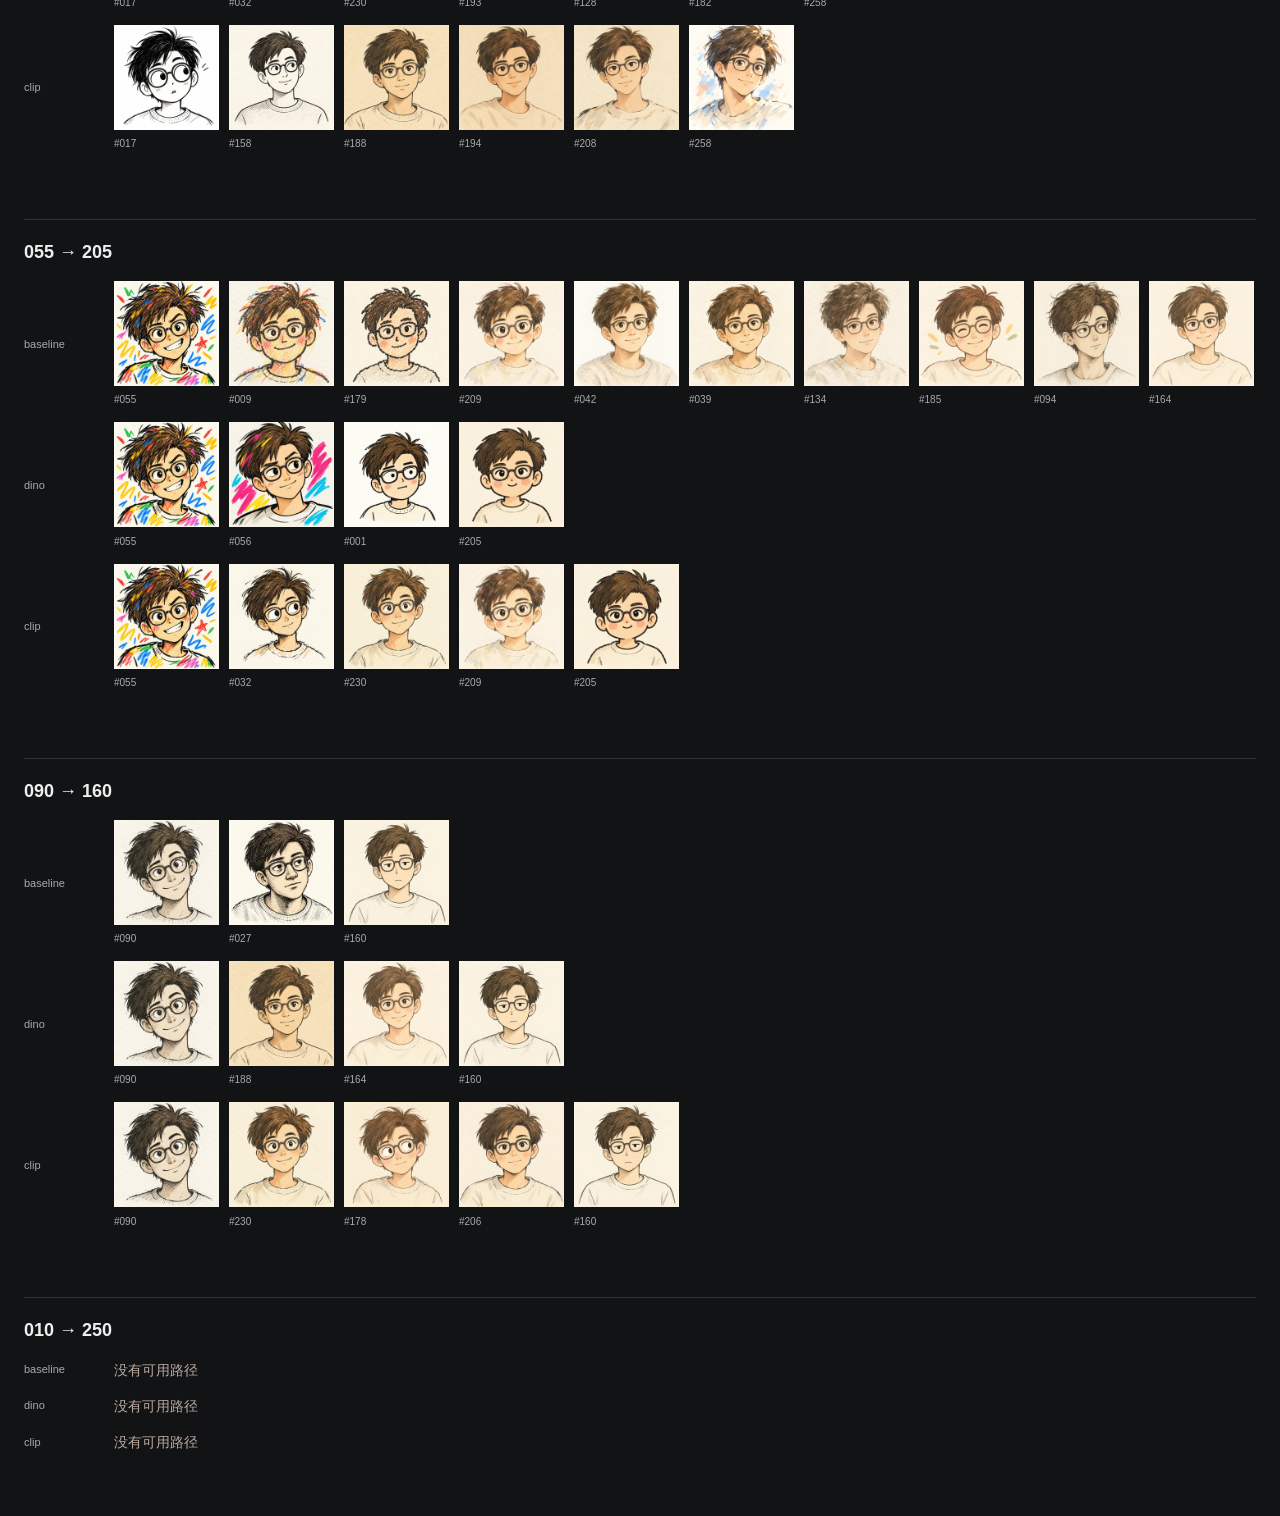
<file: research/index.html>
<!doctype html><html lang="zh-CN"><meta charset="utf-8"><meta name="viewport" content="width=device-width,initial-scale=1"><title>视觉路径实验对照</title><style>body{background:#111315;color:#eee;font:14px/1.6 'Segoe UI','Microsoft YaHei',sans-serif;margin:30px auto;max-width:1350px;padding:0 24px}h1{font-size:28px}p{color:#aaa}select,button{background:#24292d;color:#eee;padding:10px;border:1px solid #444;margin:8px}.pair{border-top:1px solid #333;padding:18px 0}h2{font-size:18px;margin:0 0 12px}.row{display:flex;gap:10px;overflow:auto;margin:14px 0;align-items:center}.label{width:80px;flex-shrink:0;font-size:11px;color:#aaa}figure{margin:0;width:105px;flex-shrink:0}img{width:105px;height:105px;object-fit:contain}figcaption{font-size:10px;color:#aaa}section{margin-top:35px}.empty{color:#bbaaa1}</style><h1>同一批头像，三种视觉连接</h1><p>实验对照页。路线来自相同端点与建图规则；图片之间的连接仍待人工评价。公开演示页不提供模型切换。</p><label>模式<select id="mode"><option value="routes">16组固定端点路线</option><option value="neighbors">近邻对照</option></select></label><select id="anchor"></select><div id="stats"></div><main id="out"></main><script src="comparison-data.js"></script><script>
let catalog,byId;const el=id=>document.getElementById(id);function image(id){const s=byId.get(id),f=document.createElement('figure'),im=document.createElement('img');im.src='../'+s.avatar;im.alt=s.name;const c=document.createElement('figcaption');c.textContent='#'+id;f.append(im,c);return f}function row(method,ids){const r=document.createElement('div');r.className='row';const label=document.createElement('span');label.className='label';label.textContent=method;r.append(label);if(!ids.length){const p=document.createElement('span');p.className='empty';p.textContent='没有可用路径';r.append(p)}else ids.forEach(id=>r.append(image(id)));return r}
function render(){el('out').replaceChildren();if(el('mode').value==='neighbors'){const id=el('anchor').value,index=catalog.styles.findIndex(s=>s.id===id);for(const m of COMPARISON.methods)el('out').append(row(m.method,[id,...COMPARISON.neighbors[m.method][index]]));return}COMPARISON.methods[0].routes.forEach((r,i)=>{if(el('pair').value!==''&&el('pair').value!==String(i))return;const section=document.createElement('section');section.className='pair';const h=document.createElement('h2');h.textContent=r.from+' → '+r.to;section.append(h);for(const m of COMPARISON.methods)section.append(row(m.method,m.routes[i].ids));el('out').append(section)})}
const pair=document.createElement('select');pair.id='pair';pair.setAttribute('aria-label','选择对照路线');const all=document.createElement('option');all.value='';all.textContent='全部16组';pair.append(all);COMPARISON.methods[0].routes.forEach((r,i)=>{const o=document.createElement('option');o.value=String(i);o.textContent=r.from+' → '+r.to;pair.append(o)});el('anchor').after(pair);pair.onchange=render;
fetch('../data/catalog.json').then(r=>r.json()).then(c=>{catalog=c;byId=new Map(c.styles.map(s=>[s.id,s]));for(const s of c.styles){const o=document.createElement('option');o.value=s.id;o.textContent='#'+s.id+' '+s.name;el('anchor').append(o)}el('stats').textContent=COMPARISON.methods.map(m=>m.method+': '+m.edges+'条连接 / '+m.reachableTestPairs+'/16组可达 / '+m.isolated.length+'个孤立节点').join(' · ');el('mode').onchange=render;el('anchor').onchange=render;render()});</script></html>
</file>
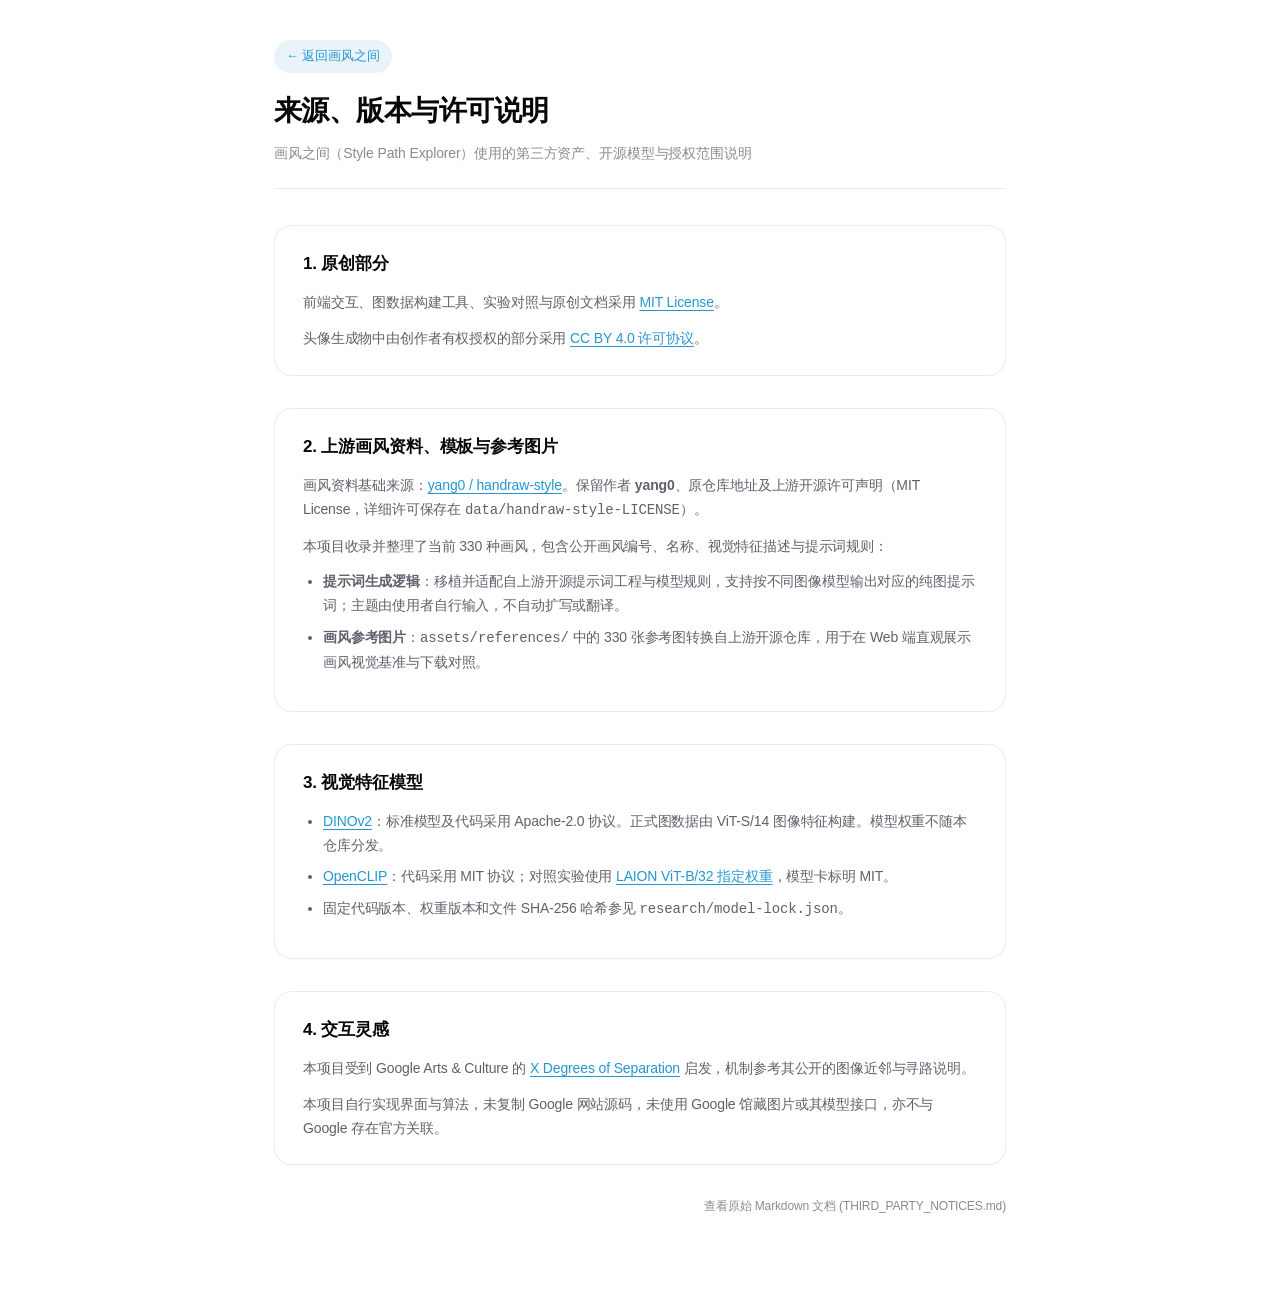
<file: notices.html>
<!doctype html>
<html lang="zh-CN">
<head>
  <meta charset="utf-8">
  <meta name="viewport" content="width=device-width, initial-scale=1">
  <meta name="theme-color" content="#FFFFFF">
  <title>来源、版本与许可说明 · 画风之间</title>
  <link rel="icon" href="favicon.svg" type="image/svg+xml">
  <link rel="stylesheet" href="styles.css">
  <style>
    .notices-page {
      max-width: 780px;
      margin: 0 auto;
      padding: 40px 24px 80px;
    }
    .notices-header {
      margin-bottom: 36px;
      border-bottom: 1px solid var(--line-hairline);
      padding-bottom: 24px;
    }
    .notices-back {
      display: inline-flex;
      align-items: center;
      gap: 6px;
      font-size: 13px;
      font-weight: 500;
      color: var(--surgical-blue);
      text-decoration: none;
      margin-bottom: 16px;
      padding: 6px 12px;
      border-radius: var(--radius-pill);
      background: var(--sky-subtle);
      transition: all var(--transition-fast);
    }
    .notices-back:hover {
      background: #DCEEF8;
      color: #17658C;
    }
    .notices-title {
      font-family: var(--font-display);
      font-size: 28px;
      font-weight: 700;
      color: var(--obsidian);
      letter-spacing: -0.02em;
      margin: 0 0 8px;
    }
    .notices-subtitle {
      font-size: 14px;
      color: var(--slate);
      margin: 0;
    }
    .notices-section {
      margin-bottom: 32px;
      background: var(--paper-white);
      border: 1px solid var(--line-hairline);
      border-radius: var(--radius-card);
      padding: 24px 28px;
      box-shadow: 0 1px 3px rgba(7, 7, 9, 0.02);
    }
    .notices-section h2 {
      font-size: 17px;
      font-weight: 600;
      color: var(--obsidian);
      margin: 0 0 14px;
      display: flex;
      align-items: center;
      gap: 8px;
    }
    .notices-section p, .notices-section li {
      font-size: 14px;
      line-height: 1.7;
      color: var(--charcoal);
      margin: 0 0 12px;
    }
    .notices-section p:last-child {
      margin-bottom: 0;
    }
    .notices-section ul {
      margin: 0 0 12px;
      padding-left: 20px;
    }
    .notices-section li {
      margin-bottom: 8px;
    }
    .notices-section a {
      color: var(--surgical-blue);
      text-decoration: underline;
      text-underline-offset: 3px;
    }
    .notices-section a:hover {
      color: #17658C;
    }
    .raw-link {
      font-size: 12px;
      color: var(--slate);
      margin-top: 24px;
      text-align: right;
    }
  </style>
</head>
<body>

<div class="notices-page">
  <header class="notices-header">
    <a href="./" class="notices-back">← 返回画风之间</a>
    <h1 class="notices-title">来源、版本与许可说明</h1>
    <p class="notices-subtitle">画风之间（Style Path Explorer）使用的第三方资产、开源模型与授权范围说明</p>
  </header>

  <article class="notices-section">
    <h2>1. 原创部分</h2>
    <p>前端交互、图数据构建工具、实验对照与原创文档采用 <a href="LICENSE" target="_blank">MIT License</a>。</p>
    <p>头像生成物中由创作者有权授权的部分采用 <a href="ASSET_LICENSE.md" target="_blank">CC BY 4.0 许可协议</a>。</p>
  </article>

  <article class="notices-section">
    <h2>2. 上游画风资料、模板与参考图片</h2>
    <p>画风资料基础来源：<a href="https://github.com/yang0/handraw-style" target="_blank" rel="noopener">yang0 / handraw-style</a>。保留作者 <strong>yang0</strong>、原仓库地址及上游开源许可声明（MIT License，详细许可保存在 <code>data/handraw-style-LICENSE</code>）。</p>
    <p>本项目收录并整理了当前 330 种画风，包含公开画风编号、名称、视觉特征描述与提示词规则：</p>
    <ul>
      <li><strong>提示词生成逻辑</strong>：移植并适配自上游开源提示词工程与模型规则，支持按不同图像模型输出对应的纯图提示词；主题由使用者自行输入，不自动扩写或翻译。</li>
      <li><strong>画风参考图片</strong>：<code>assets/references/</code> 中的 330 张参考图转换自上游开源仓库，用于在 Web 端直观展示画风视觉基准与下载对照。</li>
    </ul>
  </article>

  <article class="notices-section">
    <h2>3. 视觉特征模型</h2>
    <ul>
      <li><a href="https://github.com/facebookresearch/dinov2" target="_blank" rel="noopener">DINOv2</a>：标准模型及代码采用 Apache-2.0 协议。正式图数据由 ViT-S/14 图像特征构建。模型权重不随本仓库分发。</li>
      <li><a href="https://github.com/mlfoundations/open_clip" target="_blank" rel="noopener">OpenCLIP</a>：代码采用 MIT 协议；对照实验使用 <a href="https://huggingface.co/laion/CLIP-ViT-B-32-laion2B-s34B-b79K" target="_blank" rel="noopener">LAION ViT-B/32 指定权重</a>，模型卡标明 MIT。</li>
      <li>固定代码版本、权重版本和文件 SHA-256 哈希参见 <code>research/model-lock.json</code>。</li>
    </ul>
  </article>

  <article class="notices-section">
    <h2>4. 交互灵感</h2>
    <p>本项目受到 Google Arts &amp; Culture 的 <a href="https://artsexperiments.withgoogle.com/xdegrees/" target="_blank" rel="noopener">X Degrees of Separation</a> 启发，机制参考其公开的图像近邻与寻路说明。</p>
    <p>本项目自行实现界面与算法，未复制 Google 网站源码，未使用 Google 馆藏图片或其模型接口，亦不与 Google 存在官方关联。</p>
  </article>

  <div class="raw-link">
    <a href="THIRD_PARTY_NOTICES.md" target="_blank">查看原始 Markdown 文档 (THIRD_PARTY_NOTICES.md)</a>
  </div>
</div>

</body>
</html>
</file>
<file: styles.css>
@charset "UTF-8";

/* ==========================================================================
   画风之间 · STYLE PATH EXPLORER
   Design System: Inspired by "Letters" (Refero Design System Specs)
   Palette: Obsidian (#070709), Paper White (#FFFFFF), Cloud Gray (#F5F5F5),
            Sky Gradient Hero & Sky Tint Shadow (#D7E6F5),
            Surgical Blue (#2597D0) micro-accents.
   Typography: Humanist Geometric Sans with tight negative tracking.
   Geometries: 18px-22px rounded cards, 100px pill buttons & tags.
   ========================================================================== */

/* Use local font fallbacks so first paint needs no external font service. */

:root {
  color-scheme: light;

  /* Neutrals & Monochromes (99% Monochrome System) */
  --obsidian: #070709;          /* Primary text, filled CTA pills, dark UI surfaces */
  --ink: #151515;               /* Headings, strong dividers */
  --charcoal: #60606C;          /* Body text, secondary copy, muted borders */
  --slate: #8B8B8B;             /* Tertiary text, placeholders, inactive states */
  --cloud-gray: #F5F5F5;        /* Secondary card surfaces, tag backgrounds */
  --cloud-subtle: #F9FAFB;      /* Ultra subtle surface wash */
  --paper-white: #FFFFFF;       /* Pure white canvas, card surfaces, button text */

  /* Atmospheric & Functional Accents */
  --sky-tint: #D7E6F5;          /* Card shadow tint & soft atmospheric glow */
  --sky-subtle: #EBF3FA;        /* Ambient highlight tint */
  --surgical-blue: #2597D0;     /* Single chromatic punctuation: icons, active dots */
  --surgical-blue-glow: rgba(37, 151, 208, 0.16);
  --red-fav: #E11D48;           /* Heart accent */

  /* Hairlines & Rules */
  --line-hairline: rgba(7, 7, 9, 0.07);
  --line-light: rgba(7, 7, 9, 0.12);
  --line-strong: rgba(7, 7, 9, 0.22);
  --line-dark: #070709;

  /* Typography */
  --font-display: "Inter Tight", "Open Runde", -apple-system, BlinkMacSystemFont, "Segoe UI", "PingFang SC", "Hiragino Sans GB", "Microsoft YaHei", sans-serif;
  --font-body: "Inter", -apple-system, BlinkMacSystemFont, "Segoe UI", "PingFang SC", "Hiragino Sans GB", "Microsoft YaHei", sans-serif;
  --font-mono: ui-monospace, SFMono-Regular, "SF Mono", Menlo, Consolas, monospace;

  /* Shapes & Radii (Letters Signature Language) */
  --radius-icon: 8px;
  --radius-input: 12px;
  --radius-frame: 14px;
  --radius-card: 18px;
  --radius-vitrine: 22px;
  --radius-dialog: 22px;
  --radius-pill: 9999px;

  /* Atmospheric Elevations */
  --shadow-card: 0 8px 24px -4px rgba(215, 230, 245, 0.55), 0 1px 3px rgba(7, 7, 9, 0.03);
  --shadow-card-hover: 0 16px 36px -8px rgba(215, 230, 245, 0.85), 0 3px 8px rgba(7, 7, 9, 0.05);
  --shadow-vitrine: 0 20px 48px -10px rgba(16, 55, 132, 0.06), 0 4px 14px -2px rgba(16, 55, 132, 0.03);
  --shadow-pill-cta: 0 2px 4px rgba(7, 7, 9, 0.12), 0 6px 16px -2px rgba(7, 7, 9, 0.16);
  --shadow-dialog: 0 28px 72px -12px rgba(16, 55, 132, 0.14), 0 12px 32px -4px rgba(7, 7, 9, 0.08);

  /* Animations */
  --ease-calm: cubic-bezier(0.16, 1, 0.3, 1);
  --transition-fast: 0.15s var(--ease-calm);
  --transition-normal: 0.26s var(--ease-calm);
}

/* ==========================================================================
   Base Reset & Global Styles
   ========================================================================== */

*, *::before, *::after {
  box-sizing: border-box;
  margin: 0;
  padding: 0;
}

html {
  scroll-behavior: smooth;
  background-color: var(--paper-white);
  color: var(--obsidian);
}

body {
  margin: 0;
  background: var(--paper-white);
  color: var(--obsidian);
  font: 14px/1.6 var(--font-body);
  letter-spacing: -0.01em;
  -webkit-font-smoothing: antialiased;
  -moz-osx-font-smoothing: grayscale;
  text-rendering: optimizeLegibility;
}

button, input, select, textarea {
  font: inherit;
  color: inherit;
}

button {
  border: 0;
  background: none;
  cursor: pointer;
  -webkit-tap-highlight-color: transparent;
  user-select: none;
}

button:disabled {
  cursor: not-allowed;
  opacity: 0.35;
}

a {
  color: inherit;
  text-decoration: none;
}

button:focus-visible,
a:focus-visible,
input:focus-visible,
select:focus-visible,
textarea:focus-visible,
summary:focus-visible {
  outline: 2px solid var(--surgical-blue);
  outline-offset: 2px;
}

[hidden] {
  display: none !important;
}

/* ==========================================================================
   Header Navigation (Minimalist Clean Masthead)
   ========================================================================== */

.topbar {
  position: sticky;
  top: 0;
  z-index: 50;
  background: rgba(255, 255, 255, 0.88);
  backdrop-filter: blur(16px);
  -webkit-backdrop-filter: blur(16px);
  border-bottom: 1px solid var(--line-hairline);
  transition: border-color var(--transition-fast);
}

.topbar-inner {
  max-width: 1240px;
  height: 64px;
  padding: 0 24px;
  margin: 0 auto;
  display: flex;
  align-items: center;
  justify-content: space-between;
}

.brand {
  display: flex;
  align-items: center;
  gap: 12px;
  text-decoration: none;
}

.brand-symbol {
  width: 32px;
  height: 32px;
  border-radius: var(--radius-icon);
  background: var(--cloud-gray);
  border: 1px solid var(--line-hairline);
  display: grid;
  place-items: center;
  color: var(--surgical-blue);
  transition: transform var(--transition-fast), background var(--transition-fast);
}

.brand:hover .brand-symbol {
  background: var(--sky-tint);
  transform: scale(1.04);
}

.brand-symbol svg {
  display: block;
}

.brand-title {
  font-family: var(--font-display);
  font-size: 16px;
  font-weight: 600;
  letter-spacing: -0.025em;
  color: var(--obsidian);
}

.brand-sub {
  font-family: var(--font-mono);
  font-size: 10px;
  letter-spacing: 0.8px;
  color: var(--slate);
  padding: 2px 7px;
  background: var(--cloud-gray);
  border-radius: var(--radius-pill);
}

.top-nav {
  display: flex;
  align-items: center;
  gap: 8px;
}

.top-nav button,
.top-nav a {
  display: inline-flex;
  align-items: center;
  gap: 6px;
  padding: 6px 14px;
  height: 34px;
  border-radius: var(--radius-pill);
  border: 1px solid var(--line-hairline);
  background: var(--paper-white);
  color: var(--charcoal);
  font-size: 13px;
  font-weight: 500;
  letter-spacing: -0.01em;
  transition: all var(--transition-fast);
}

.top-nav button:hover,
.top-nav a:hover {
  background: var(--cloud-gray);
  color: var(--obsidian);
  border-color: var(--line-light);
}

.nav-count {
  font-family: var(--font-mono);
  font-size: 11px;
  color: var(--slate);
  background: var(--cloud-gray);
  padding: 1px 6px;
  border-radius: var(--radius-pill);
}

.top-nav button:hover .nav-count {
  background: var(--paper-white);
  color: var(--obsidian);
}

/* ==========================================================================
   Hero Section (Open-Sky Morning Atmospheric Band)
   Letters Signature: Calming atmospheric wash from soft sky blue to white.
   Symmetrical, center-aligned, clean typography.
   ========================================================================== */

/* ==========================================================================
   Hero Section (Open-Sky Morning Atmospheric Band with Specimen Fan)
   Letters Signature: Calming atmospheric wash from soft sky blue to white,
   with concave/convex fan of art specimens expanding downwards.
   ========================================================================== */

.intro {
  position: relative;
  background: linear-gradient(180deg, #9ABFDA 0%, #C4D9EC 34%, #E9F1F8 68%, #FFFFFF 100%);
  padding: 56px 24px 0;
  text-align: center;
  border-bottom: 1px solid var(--line-hairline);
  overflow: hidden;
}

.intro-inner {
  max-width: 980px;
  margin: 0 auto;
  display: flex;
  flex-direction: column;
  align-items: center;
}

.hero-title {
  font-family: var(--font-display);
  font-size: clamp(48px, 7vw, 76px);
  font-weight: 600;
  line-height: 0.95;
  letter-spacing: -0.04em;
  color: var(--obsidian);
  margin-bottom: 16px;
  text-wrap: balance;
}

.hero-subtitle {
  font-size: clamp(16px, 2.2vw, 20px);
  font-weight: 500;
  letter-spacing: -0.02em;
  color: var(--ink);
  margin-bottom: 14px;
  text-wrap: balance;
}

.lede {
  font-size: 14px;
  line-height: 1.7;
  color: var(--charcoal);
  max-width: 620px;
  margin: 0 auto 10px;
  text-wrap: balance;
}

/* ==========================================================================
   Hero Specimen Fan (Dynamic 7-11 Card Journey Showcase)
   Letters-inspired pure art deck without badges, text or twitching
   ========================================================================== */

.hero-fan {
  position: relative;
  width: 100%;
  max-width: 860px;
  height: 220px;
  margin: 32px auto 0;
  display: flex;
  justify-content: center;
  align-items: flex-end;
  user-select: none;
}

.fan-card {
  position: absolute;
  bottom: 0;
  width: 124px;
  height: 158px;
  background: var(--paper-white);
  border: 1px solid rgba(7, 7, 9, 0.08);
  border-radius: 16px;
  padding: 5px;
  box-shadow: 0 8px 22px -6px rgba(16, 55, 132, 0.09), 0 2px 6px rgba(7, 7, 9, 0.03);
  display: flex;
  flex-direction: column;
  transform-origin: 50% 120%;
  cursor: pointer;
  z-index: var(--z, 1);
  transform: translate(var(--tx, 0px), calc(var(--ty, 0px) + var(--hover-y, 0px))) rotate(var(--rot, 0deg));
  transition: transform 0.3s cubic-bezier(0.16, 1, 0.3, 1),
              box-shadow 0.3s cubic-bezier(0.16, 1, 0.3, 1),
              border-color 0.25s ease;
  will-change: transform;
}

/* 优雅浮现交互：保持原生角度，无抖动、无闪烁、无层级冲突 */
.fan-card:hover {
  --hover-y: -14px;
  z-index: 50 !important;
  border-color: rgba(37, 151, 208, 0.45);
  box-shadow: 0 20px 42px -6px rgba(37, 151, 208, 0.22), 0 6px 14px rgba(7, 7, 9, 0.06);
}

.fan-card-mount {
  width: 100%;
  height: 100%;
  border-radius: 12px;
  overflow: hidden;
  background: var(--cloud-gray);
  pointer-events: none;
}

.fan-card-mount img {
  width: 100%;
  height: 100%;
  object-fit: cover;
  display: block;
  pointer-events: none;
}

.hero-fade-overlay {
  position: absolute;
  bottom: 0;
  left: 0;
  right: 0;
  height: 32px;
  background: linear-gradient(180deg, rgba(255, 255, 255, 0) 0%, rgba(255, 255, 255, 0.75) 60%, #FFFFFF 100%);
  pointer-events: none;
  z-index: 15;
}

/* 响应式扇台自适应缩放（保持整体比例与相对层叠） */
@media (max-width: 820px) {
  .hero-fan {
    transform: scale(0.85);
    transform-origin: 50% 100%;
    margin-top: 18px;
    height: 195px;
  }
}

@media (max-width: 540px) {
  .hero-fan {
    transform: scale(0.7);
    transform-origin: 50% 100%;
    margin-top: 10px;
    height: 165px;
  }
}

/* ==========================================================================
   Main Layout & Content Containers
   ========================================================================== */

main {
  max-width: 1240px;
  margin: 0 auto;
  padding: 48px 24px 80px;
}

/* ==========================================================================
   Stage Vitrine Section (流变路径展台)
   Letters Signature: 18px-22px rounded floating cards on atmospheric shadows
   ========================================================================== */

.journey {
  margin-bottom: 64px;
  scroll-margin-top: 80px;
}

.journey-header {
  display: flex;
  align-items: flex-end;
  justify-content: space-between;
  margin-bottom: 18px;
  gap: 16px;
  flex-wrap: wrap;
}

.journey-title-meta {
  display: flex;
  align-items: center;
  gap: 12px;
  flex-wrap: wrap;
}

.curatorial-label {
  font-family: var(--font-mono);
  font-size: 11px;
  letter-spacing: 1px;
  color: var(--slate);
  text-transform: uppercase;
  font-weight: 600;
}

.journey-header h2 {
  font-family: var(--font-display);
  font-size: 26px;
  font-weight: 600;
  letter-spacing: -0.03em;
  color: var(--ink);
  line-height: 1.1;
}

.route-counter {
  font-family: var(--font-mono);
  font-size: 12px;
  color: var(--charcoal);
  background: var(--cloud-gray);
  border: 1px solid var(--line-hairline);
  padding: 3px 10px;
  border-radius: var(--radius-pill);
}

.journey-actions {
  display: flex;
  align-items: center;
  gap: 10px;
}

.random-pair-btn {
  display: inline-flex;
  align-items: center;
  gap: 6px;
  padding: 8px 18px;
  border-radius: var(--radius-pill);
  background: var(--obsidian);
  color: var(--paper-white);
  font-size: 13px;
  font-weight: 500;
  box-shadow: var(--shadow-pill-cta);
  transition: all var(--transition-fast);
}

.random-pair-btn:hover:not(:disabled) {
  background: #1C1C21;
  transform: translateY(-1px);
}

.share-trigger-btn {
  display: inline-flex;
  align-items: center;
  gap: 6px;
  padding: 8px 18px;
  border-radius: var(--radius-pill);
  background: var(--paper-white);
  border: 1px solid var(--line-light);
  color: var(--obsidian);
  font-size: 13px;
  font-weight: 500;
  box-shadow: 0 1px 2px rgba(7, 7, 9, 0.04);
  transition: all var(--transition-fast);
}

.share-trigger-btn:hover:not(:disabled) {
  background: var(--cloud-gray);
  border-color: var(--line-strong);
}

/* Floating Vitrine Box */
.stage-vitrine {
  background: var(--paper-white);
  border: 1px solid var(--line-hairline);
  border-radius: var(--radius-vitrine);
  box-shadow: var(--shadow-vitrine);
  padding: 36px 36px 32px;
  position: relative;
  overflow: hidden;
}

/* Endpoint Selection Bar */
.endpoint-bar {
  display: grid;
  grid-template-columns: 1fr auto 1fr;
  align-items: center;
  gap: 20px;
  margin-bottom: 32px;
}

.endpoint-card {
  display: flex;
  align-items: center;
  gap: 16px;
  padding: 14px 18px;
  background: var(--cloud-subtle);
  border: 1px solid var(--line-hairline);
  border-radius: var(--radius-card);
  text-align: left;
  transition: all var(--transition-fast);
  cursor: pointer;
}

.endpoint-card:hover {
  background: var(--cloud-gray);
  border-color: var(--line-light);
}

.endpoint-card.picking {
  border-color: var(--surgical-blue);
  background: var(--sky-subtle);
  box-shadow: 0 0 0 2px var(--surgical-blue), 0 8px 20px -4px var(--surgical-blue-glow);
}

.endpoint-mount {
  width: 52px;
  height: 52px;
  border-radius: var(--radius-frame);
  background: var(--paper-white);
  border: 1px solid var(--line-hairline);
  display: grid;
  place-items: center;
  overflow: hidden;
  flex-shrink: 0;
  box-shadow: 0 1px 3px rgba(7, 7, 9, 0.04);
}

.endpoint-img {
  width: 100%;
  height: 100%;
  object-fit: cover;
  display: block;
}

.endpoint-empty-tip {
  font-size: 11px;
  color: var(--slate);
  text-align: center;
  padding: 4px;
}

.endpoint-info-block {
  display: flex;
  flex-direction: column;
  gap: 3px;
  min-width: 0;
}

.endpoint-role {
  font-family: var(--font-mono);
  font-size: 10px;
  letter-spacing: 0.8px;
  color: var(--slate);
  text-transform: uppercase;
  font-weight: 500;
}

.endpoint-name {
  font-size: 14px;
  font-weight: 600;
  color: var(--obsidian);
  letter-spacing: -0.015em;
  white-space: nowrap;
  overflow: hidden;
  text-overflow: ellipsis;
}

/* Axis & Swap Button */
.bridge-axis {
  display: flex;
  align-items: center;
  gap: 12px;
}

.axis-line {
  width: 28px;
  height: 1px;
  background: var(--line-light);
}

.swap-action-btn {
  width: 38px;
  height: 38px;
  border-radius: 50%;
  background: var(--paper-white);
  border: 1px solid var(--line-light);
  color: var(--charcoal);
  display: grid;
  place-items: center;
  box-shadow: 0 1px 3px rgba(7, 7, 9, 0.05);
  transition: all var(--transition-fast);
}

.swap-action-btn:hover {
  background: var(--cloud-gray);
  color: var(--obsidian);
  border-color: var(--line-strong);
  transform: rotate(180deg);
}

/* Horizontal Route Rail (Darkroom Clothesline / 暗房晾衣绳相片展台) */
.route-rail-container {
  position: relative;
  overflow-x: auto;
  padding: 24px 0 28px;
  scrollbar-width: thin;
  scrollbar-color: var(--line-light) transparent;
  perspective: 1200px;
}

.route-rail-container::-webkit-scrollbar {
  height: 6px;
}

.route-rail-container::-webkit-scrollbar-track {
  background: transparent;
}

.route-rail-container::-webkit-scrollbar-thumb {
  background: var(--line-light);
  border-radius: var(--radius-pill);
}

.route {
  position: relative;
  display: flex;
  align-items: flex-start;
  gap: 24px;
  min-height: 275px;
  width: max-content;
  min-width: 100%;
  justify-content: center;
  padding: 38px 36px 24px;
}

.route.long-route {
  justify-content: flex-start;
}

/* 贯穿全幅的暗房高张力风干钢丝/晾衣绳 */
.route::before {
  content: "";
  position: absolute;
  top: 38px;
  left: 16px;
  right: 16px;
  height: 2px;
  background: linear-gradient(90deg,
    rgba(140, 148, 160, 0.2) 0%,
    rgba(100, 110, 125, 0.6) 4%,
    rgba(100, 110, 125, 0.6) 96%,
    rgba(140, 148, 160, 0.2) 100%
  );
  box-shadow: 0 1px 2px rgba(7, 7, 9, 0.1);
  z-index: 2;
  pointer-events: none;
}

/* 左右两端固定锚栓 */
.route::after {
  content: "";
  position: absolute;
  top: 35px;
  left: 12px;
  width: 8px;
  height: 8px;
  border-radius: 50%;
  background: #5A6270;
  box-shadow: calc(100% - 24px) 0 0 #5A6270, 0 1px 3px rgba(7, 7, 9, 0.25);
  z-index: 3;
  pointer-events: none;
}

.route .loading,
.route .empty {
  font-size: 14px;
  color: var(--charcoal);
  padding: 40px 0;
  text-align: center;
  width: 100%;
}

.route .empty.error {
  color: var(--slate);
}

/* 挂在晾衣线上的相片卡片（暗房风干相纸风格） */
.route-item {
  position: relative;
  width: 154px;
  background: #FFFFFF;
  border: 1px solid rgba(7, 7, 9, 0.08);
  border-radius: 3px;
  padding: 8px 8px 12px;
  display: flex;
  flex-direction: column;
  gap: 8px;
  flex-shrink: 0;
  cursor: pointer;
  transform-origin: 50% 0px;
  transform: rotate(var(--rest-rot, 0deg));
  box-shadow: 0 8px 20px -4px rgba(7, 7, 9, 0.08), 0 2px 6px rgba(7, 7, 9, 0.03);
  transition: transform 0.5s cubic-bezier(0.2, 0.8, 0.25, 1),
              box-shadow 0.5s cubic-bezier(0.2, 0.8, 0.25, 1),
              border-color 0.3s ease;
  z-index: 4;
  will-change: transform;
  transform-style: preserve-3d;
}

/* 顶部暗房夹（夹在晾衣线上） */
.photo-clip {
  position: absolute;
  top: -16px;
  left: 50%;
  transform: translateX(-50%);
  width: 16px;
  height: 32px;
  z-index: 10;
  pointer-events: none;
  filter: drop-shadow(0 2px 3px rgba(7, 7, 9, 0.18));
}

.photo-clip svg {
  display: block;
  width: 100%;
  height: 100%;
}

/* 鼠标划过相片：随风飘荡，左下角或右下角慢慢略微翘起 */
.route-item.curl-left,
.route-item:not(.curl-right):nth-child(odd):hover {
  transform: perspective(750px) rotateX(13deg) rotateY(16deg) rotateZ(-3deg) translateY(-4px) !important;
  box-shadow: 16px 24px 38px -6px rgba(16, 55, 132, 0.16), 4px 10px 18px rgba(7, 7, 9, 0.06);
  border-color: rgba(37, 151, 208, 0.4);
  z-index: 20;
}

.route-item.curl-right,
.route-item:not(.curl-left):nth-child(even):hover {
  transform: perspective(750px) rotateX(13deg) rotateY(-16deg) rotateZ(3deg) translateY(-4px) !important;
  box-shadow: -16px 24px 38px -6px rgba(16, 55, 132, 0.16), -4px 10px 18px rgba(7, 7, 9, 0.06);
  border-color: rgba(37, 151, 208, 0.4);
  z-index: 20;
}

/* 翘起时纸张微弱漫反射高光 */
.route-item::after {
  content: "";
  position: absolute;
  inset: 0;
  border-radius: 3px;
  pointer-events: none;
  opacity: 0;
  transition: opacity 0.4s ease;
  z-index: 8;
}

.route-item.curl-left::after,
.route-item:not(.curl-right):nth-child(odd):hover::after {
  opacity: 1;
  background: linear-gradient(45deg, rgba(255, 255, 255, 0.32) 0%, rgba(255, 255, 255, 0.06) 40%, transparent 70%);
}

.route-item.curl-right::after,
.route-item:not(.curl-left):nth-child(even):hover::after {
  opacity: 1;
  background: linear-gradient(135deg, transparent 30%, rgba(255, 255, 255, 0.06) 60%, rgba(255, 255, 255, 0.32) 100%);
}

.route-portrait {
  width: 100%;
  aspect-ratio: 1;
  border-radius: 2px;
  overflow: hidden;
  background: var(--cloud-gray);
  position: relative;
  border: 1px solid rgba(7, 7, 9, 0.04);
}

.route-portrait img {
  width: 100%;
  height: 100%;
  object-fit: cover;
  display: block;
  transition: transform 0.4s ease;
}

.route-item:hover .route-portrait img {
  transform: scale(1.03);
}

/* 相纸底部微型信息区 */
.route-label {
  display: flex;
  align-items: center;
  justify-content: space-between;
  padding: 0 1px;
}

.route-tag-group {
  display: flex;
  align-items: center;
  gap: 5px;
}

.route-step-tag {
  font-family: var(--font-mono);
  font-size: 9px;
  font-weight: 600;
  color: var(--slate);
  background: var(--cloud-gray);
  padding: 1px 6px;
  border-radius: var(--radius-pill);
  letter-spacing: 0.4px;
}

.route-step-tag.is-endpoint {
  background: var(--obsidian);
  color: #FFFFFF;
}

.route-id-tag {
  font-family: var(--font-mono);
  font-size: 11px;
  color: var(--slate);
  font-weight: 500;
}

.fav-btn {
  font-size: 13px;
  line-height: 1;
  color: var(--slate);
  padding: 2px;
  transition: color var(--transition-fast), transform var(--transition-fast);
}

.fav-btn:hover {
  color: var(--red-fav);
  transform: scale(1.15);
}

.fav-btn.saved {
  color: var(--red-fav);
}

.route-name {
  font-size: 11px;
  font-weight: 500;
  color: var(--obsidian);
  white-space: nowrap;
  overflow: hidden;
  text-overflow: ellipsis;
  padding: 0 1px;
  line-height: 1.3;
}

/* Vitrine Footer */
.journey-footer {
  margin-top: 24px;
  padding-top: 20px;
  border-top: 1px solid var(--line-hairline);
  display: flex;
  align-items: center;
  justify-content: space-between;
  gap: 20px;
  flex-wrap: wrap;
}

.curatorial-disclaimer p {
  font-size: 12px;
  color: var(--slate);
  line-height: 1.5;
}

.featured-routes-bar {
  display: flex;
  align-items: center;
  gap: 10px;
  flex-wrap: wrap;
}

.routes-label {
  font-family: var(--font-mono);
  font-size: 11px;
  letter-spacing: 0.8px;
  color: var(--slate);
  text-transform: uppercase;
  font-weight: 600;
}

.examples {
  display: flex;
  align-items: center;
  gap: 8px;
  flex-wrap: wrap;
}

.examples button {
  padding: 5px 13px;
  border-radius: var(--radius-pill);
  border: 1px solid var(--line-light);
  background: var(--paper-white);
  color: var(--charcoal);
  font-size: 12px;
  font-weight: 500;
  transition: all var(--transition-fast);
}

.examples button:hover {
  background: var(--cloud-gray);
  color: var(--obsidian);
  border-color: var(--line-strong);
}

.examples button.active {
  background: var(--obsidian);
  color: var(--paper-white);
  border-color: var(--obsidian);
  box-shadow: 0 2px 6px rgba(7, 7, 9, 0.15);
}

/* ==========================================================================
   Library Section (画风编目)
   ========================================================================== */

.library {
  padding-top: 20px;
}

.library-header {
  display: flex;
  align-items: flex-end;
  justify-content: space-between;
  margin-bottom: 24px;
  gap: 20px;
  flex-wrap: wrap;
}

.library-title-group h2 {
  font-family: var(--font-display);
  font-size: 28px;
  font-weight: 600;
  letter-spacing: -0.03em;
  color: var(--ink);
  line-height: 1.1;
  margin: 4px 0 6px;
}

.library-intro {
  font-size: 13px;
  color: var(--charcoal);
  line-height: 1.5;
}

.selection-notice {
  display: inline-flex;
  align-items: center;
  gap: 10px;
  padding: 8px 16px;
  border-radius: var(--radius-pill);
  background: var(--sky-subtle);
  border: 1px solid var(--surgical-blue);
  color: var(--obsidian);
  font-size: 13px;
  font-weight: 500;
}

.notice-indicator {
  width: 8px;
  height: 8px;
  border-radius: 50%;
  background: var(--surgical-blue);
  animation: pulse 1.6s infinite ease-in-out;
}

@keyframes pulse {
  0%, 100% { opacity: 1; transform: scale(1); }
  50% { opacity: 0.4; transform: scale(0.85); }
}

.selection-notice button {
  font-size: 12px;
  color: var(--surgical-blue);
  font-weight: 600;
  text-decoration: underline;
  padding: 0 4px;
}

/* Filter Controls Bar */
.filterbar {
  display: flex;
  align-items: center;
  gap: 12px;
  margin-bottom: 28px;
  flex-wrap: wrap;
}

.search-box {
  position: relative;
  flex: 1;
  min-width: 240px;
}

.search-symbol {
  position: absolute;
  left: 16px;
  top: 50%;
  transform: translateY(-50%);
  color: var(--surgical-blue);
  font-size: 15px;
  pointer-events: none;
}

.search-box input {
  width: 100%;
  height: 42px;
  padding: 0 16px 0 40px;
  border-radius: var(--radius-pill);
  background: var(--paper-white);
  border: 1px solid var(--line-light);
  font-size: 13px;
  color: var(--obsidian);
  box-shadow: 0 1px 2px rgba(7, 7, 9, 0.03);
  transition: all var(--transition-fast);
}

.search-box input:focus {
  border-color: var(--obsidian);
  box-shadow: 0 0 0 2px var(--surgical-blue-glow);
  outline: none;
}

.category-box select {
  height: 42px;
  padding: 0 32px 0 16px;
  border-radius: var(--radius-pill);
  background: var(--paper-white);
  border: 1px solid var(--line-light);
  font-size: 13px;
  color: var(--charcoal);
  cursor: pointer;
  appearance: none;
  background-image: url("data:image/svg+xml,%3Csvg width='10' height='6' viewBox='0 0 10 6' fill='none' xmlns='http://www.w3.org/2000/svg'%3E%3Cpath d='M1 1L5 5L9 1' stroke='%238B8B8B' stroke-width='1.5' stroke-linecap='round' stroke-linejoin='round'/%3E%3C/svg%3E");
  background-repeat: no-repeat;
  background-position: right 14px center;
  box-shadow: 0 1px 2px rgba(7, 7, 9, 0.03);
  transition: all var(--transition-fast);
}

.category-box select:focus {
  border-color: var(--obsidian);
  outline: none;
}

#filter-favorites {
  display: inline-flex;
  align-items: center;
  gap: 7px;
  height: 42px;
  padding: 0 18px;
  border-radius: var(--radius-pill);
  background: var(--paper-white);
  border: 1px solid var(--line-light);
  color: var(--charcoal);
  font-size: 13px;
  font-weight: 500;
  box-shadow: 0 1px 2px rgba(7, 7, 9, 0.03);
  transition: all var(--transition-fast);
}

#filter-favorites:hover {
  background: var(--cloud-gray);
  color: var(--obsidian);
}

#filter-favorites[aria-pressed=true] {
  background: #FFF1F2;
  border-color: #FDA4AF;
  color: var(--red-fav);
}

.archive-counter {
  font-family: var(--font-mono);
  font-size: 12px;
  color: var(--slate);
  padding: 4px 10px;
  border-radius: var(--radius-pill);
  background: var(--cloud-gray);
  margin-left: auto;
}

/* Style Catalog Grid */
.grid {
  display: grid;
  grid-template-columns: repeat(auto-fill, minmax(170px, 1fr));
  gap: 18px;
}

.style-card {
  background: var(--paper-white);
  border: 1px solid var(--line-hairline);
  border-radius: var(--radius-card);
  box-shadow: var(--shadow-card);
  padding: 10px;
  display: flex;
  flex-direction: column;
  gap: 8px;
  transition: transform var(--transition-fast), box-shadow var(--transition-fast), border-color var(--transition-fast);
}

.style-card:hover {
  transform: translateY(-3px);
  box-shadow: var(--shadow-card-hover);
  border-color: var(--line-light);
}

.style-card.selected {
  border-color: var(--surgical-blue);
  box-shadow: 0 0 0 2px var(--surgical-blue), 0 8px 24px -4px var(--surgical-blue-glow);
}

.card-image {
  width: 100%;
  aspect-ratio: 1;
  border-radius: var(--radius-frame);
  overflow: hidden;
  background: var(--cloud-gray);
  position: relative;
  cursor: pointer;
}

.card-image img {
  width: 100%;
  height: 100%;
  object-fit: cover;
  display: block;
  transition: transform var(--transition-fast);
}

.card-image:hover img {
  transform: scale(1.05);
}

.card-meta {
  display: flex;
  align-items: center;
  justify-content: space-between;
  padding: 0 2px;
}

.card-id {
  font-family: var(--font-mono);
  font-size: 11px;
  color: var(--slate);
  font-weight: 500;
}

.card-name {
  font-size: 13px;
  font-weight: 500;
  color: var(--obsidian);
  line-height: 1.35;
  white-space: nowrap;
  overflow: hidden;
  text-overflow: ellipsis;
  padding: 0 2px 2px;
}

/* Empty Catalog State */
.empty {
  text-align: center;
  padding: 60px 20px;
  background: var(--cloud-subtle);
  border: 1px solid var(--line-hairline);
  border-radius: var(--radius-card);
  margin-top: 16px;
}

.empty p {
  font-size: 15px;
  font-weight: 500;
  color: var(--obsidian);
  margin-bottom: 6px;
}

.empty small {
  font-size: 13px;
  color: var(--slate);
}

/* Catalog Bottom Action (返回流变路径) */
.catalog-bottom-action {
  display: flex;
  justify-content: center;
  align-items: center;
  padding: 56px 0 24px;
  margin-top: 40px;
  border-top: 1px solid var(--line-hairline);
}

.bottom-journey-btn {
  display: inline-flex;
  align-items: center;
  gap: 8px;
  padding: 12px 28px;
  font-size: 14px;
  font-weight: 600;
  color: var(--paper-white);
  background: var(--obsidian);
  border: 1px solid var(--obsidian);
  border-radius: var(--radius-pill);
  box-shadow: 0 4px 14px rgba(7, 7, 9, 0.12);
  cursor: pointer;
  transition: all var(--transition-fast);
}

.bottom-journey-btn:hover {
  background: var(--surgical-blue);
  border-color: var(--surgical-blue);
  transform: translateY(-2px);
  box-shadow: 0 8px 20px rgba(37, 151, 208, 0.28);
}

/* Floating Return Pill (页面下滚时右下角吸附提示) */
.floating-back-journey {
  position: fixed;
  bottom: 28px;
  right: 28px;
  z-index: 45;
  display: inline-flex;
  align-items: center;
  gap: 8px;
  padding: 10px 20px;
  font-size: 13px;
  font-weight: 600;
  color: var(--paper-white);
  background: rgba(7, 7, 9, 0.9);
  backdrop-filter: blur(10px);
  -webkit-backdrop-filter: blur(10px);
  border: 1px solid rgba(255, 255, 255, 0.16);
  border-radius: var(--radius-pill);
  box-shadow: 0 6px 20px rgba(7, 7, 9, 0.24);
  cursor: pointer;
  transition: all var(--transition-fast);
  opacity: 0;
  pointer-events: none;
  transform: translateY(12px);
}

.floating-back-journey.visible {
  opacity: 1;
  pointer-events: auto;
  transform: translateY(0);
}

.floating-back-journey:hover {
  background: var(--surgical-blue);
  border-color: var(--surgical-blue);
  transform: translateY(-2px);
  box-shadow: 0 8px 24px rgba(37, 151, 208, 0.38);
}

/* ==========================================================================
   Detail Modal (Dual Specimen & Flawless Scrolling Architecture)
   Letters Signature: 20px rounded dialog, independent scrolling columns,
   crisp dual specimen comparison, pill segmented controls.
   ========================================================================== */

/* Crucial: completely hide dialogs when not open to prevent rogue overlays */
dialog:not([open]) {
  display: none !important;
}

dialog[open] {
  display: flex !important;
}

dialog {
  color: var(--obsidian);
  background: var(--paper-white);
  border: 1px solid var(--line-light);
  border-radius: var(--radius-dialog);
  box-shadow: var(--shadow-dialog);
  padding: 0;
  max-width: min(1040px, 94vw);
  width: 1040px;
  max-height: 92vh;
  height: min(860px, 92vh);
  margin: auto;
  overflow: hidden;
  flex-direction: column;
}

dialog::backdrop {
  background: rgba(7, 7, 9, 0.42);
  backdrop-filter: blur(8px);
  -webkit-backdrop-filter: blur(8px);
}

/* Fixed Modal Header */
.detail-modal-header {
  flex-shrink: 0;
  display: flex;
  align-items: center;
  justify-content: space-between;
  padding: 16px 28px;
  border-bottom: 1px solid var(--line-hairline);
  background: var(--paper-white);
  gap: 16px;
}

.detail-header-left {
  display: flex;
  align-items: center;
  gap: 12px;
  min-width: 0;
  flex: 1;
}

.detail-number-tag {
  font-family: var(--font-mono);
  font-size: 12px;
  letter-spacing: 0.5px;
  color: var(--surgical-blue);
  font-weight: 600;
  background: var(--sky-subtle);
  padding: 4px 10px;
  border-radius: var(--radius-pill);
  flex-shrink: 0;
  white-space: nowrap;
}

.detail-title {
  font-family: var(--font-display);
  font-size: 20px;
  font-weight: 600;
  letter-spacing: -0.02em;
  color: var(--obsidian);
  margin: 0;
  min-width: 0;
  overflow: hidden;
  text-overflow: ellipsis;
  white-space: nowrap;
}

.detail-header-right {
  display: flex;
  align-items: center;
  gap: 10px;
  flex-shrink: 0;
}

.save-button {
  font-size: 13px;
  font-weight: 500;
  border: 1px solid var(--line-light);
  padding: 6px 16px;
  border-radius: var(--radius-pill);
  background: var(--paper-white);
  color: var(--charcoal);
  transition: all var(--transition-fast);
  white-space: nowrap;
  flex-shrink: 0;
  display: inline-flex;
  align-items: center;
  justify-content: center;
  gap: 4px;
}

.save-button:hover {
  background: var(--cloud-gray);
  color: var(--obsidian);
}

.save-button[aria-pressed=true] {
  color: var(--red-fav);
  border-color: #FDA4AF;
  background: #FFF1F2;
}

.close-button {
  width: 34px;
  height: 34px;
  font-size: 14px;
  color: var(--charcoal);
  border-radius: 50%;
  background: var(--cloud-gray);
  border: 1px solid var(--line-hairline);
  display: grid;
  place-items: center;
  line-height: 1;
  transition: all var(--transition-fast);
}

.close-button:hover {
  background: var(--obsidian);
  color: var(--paper-white);
}

.detail-modal-footer {
  flex-shrink: 0;
  display: flex;
  align-items: center;
  justify-content: flex-end;
  padding: 12px 28px;
  background: var(--paper-white);
  border-top: 1px solid var(--line-hairline);
  box-shadow: 0 -2px 8px rgba(7, 7, 9, 0.02);
}

.modal-footer-btn {
  display: inline-flex;
  align-items: center;
  gap: 6px;
  padding: 8px 18px;
  font-size: 13px;
  font-weight: 500;
  border-radius: var(--radius-pill);
  background: var(--obsidian);
  color: var(--paper-white);
  border: 1px solid var(--obsidian);
  cursor: pointer;
  transition: all var(--transition-fast);
}

.modal-footer-btn:hover {
  background: var(--charcoal);
  border-color: var(--charcoal);
  transform: translateY(-1px);
}

/* Modal Body: Two Independent Smooth-Scrolling Columns */
.detail-modal-body {
  flex: 1;
  min-height: 0; /* CRITICAL for flex children overflow-y to work */
  display: grid;
  grid-template-columns: 460px 1fr;
  overflow: hidden;
}

/* Left Column: Dual Artworks Comparison */
.detail-visual {
  height: 100%;
  overflow-y: auto;
  -webkit-overflow-scrolling: touch;
  overscroll-behavior: contain;
  padding: 24px 28px 40px;
  background: var(--cloud-subtle);
  border-right: 1px solid var(--line-hairline);
}

.dual-specimen-grid {
  display: grid;
  grid-template-columns: 1fr 1fr;
  gap: 16px;
  margin-bottom: 22px;
}

.specimen-card {
  display: flex;
  flex-direction: column;
  gap: 8px;
}

.specimen-frame {
  width: 100%;
  aspect-ratio: 1;
  padding: 6px;
  background: var(--paper-white);
  border: 1px solid var(--line-hairline);
  border-radius: var(--radius-frame);
  box-shadow: 0 2px 8px rgba(7, 7, 9, 0.04);
}

.specimen-frame img {
  width: 100%;
  height: 100%;
  object-fit: contain;
  display: block;
  border-radius: calc(var(--radius-frame) - 4px);
  background: var(--cloud-gray);
}

.specimen-meta {
  display: flex;
  flex-direction: column;
  gap: 2px;
}

.specimen-tag {
  font-family: var(--font-mono);
  font-size: 11px;
  letter-spacing: 0.5px;
  color: var(--obsidian);
  font-weight: 600;
}

.specimen-desc {
  font-size: 11px;
  color: var(--slate);
  line-height: 1.4;
}

.specimen-actions {
  display: flex;
  flex-direction: column;
  gap: 14px;
}

.endpoint-assign-buttons {
  display: flex;
  gap: 10px;
}

.endpoint-assign-buttons button {
  flex: 1;
  padding: 9px 14px;
  font-size: 13px;
  font-weight: 500;
  border: 1px solid var(--line-light);
  background: var(--paper-white);
  border-radius: var(--radius-pill);
  color: var(--obsidian);
  box-shadow: 0 1px 2px rgba(7, 7, 9, 0.03);
  transition: all var(--transition-fast);
}

.endpoint-assign-buttons button:hover {
  background: var(--obsidian);
  color: var(--paper-white);
  border-color: var(--obsidian);
}

.reference-download-bar {
  display: flex;
  align-items: center;
  justify-content: space-between;
  padding-top: 2px;
  font-size: 12px;
}

.reference-download-bar a {
  color: var(--charcoal);
  border-bottom: 1px solid var(--line-light);
  padding-bottom: 1px;
  transition: color var(--transition-fast);
}

.reference-download-bar a:hover {
  color: var(--obsidian);
  border-color: var(--obsidian);
}

.reference-download-bar button {
  font-size: 12px;
  color: var(--slate);
  transition: color var(--transition-fast);
}

.reference-download-bar button:hover {
  color: var(--obsidian);
}

.reference-instruction {
  font-size: 12px;
  color: var(--charcoal);
  line-height: 1.6;
  background: var(--paper-white);
  border: 1px solid var(--line-hairline);
  border-radius: var(--radius-input);
  padding: 12px 14px;
}

/* Right Column: Curatorial Dossier & Prompt Workshop */
.detail-content {
  height: 100%;
  overflow-y: auto;
  -webkit-overflow-scrolling: touch;
  overscroll-behavior: contain;
  padding: 24px 32px 50px;
  background: var(--paper-white);
}

.dossier-block {
  margin-bottom: 22px;
}

.dossier-author {
  font-size: 13px;
  font-weight: 500;
  color: var(--ink);
  margin-bottom: 10px;
}

.traits-box {
  background: var(--cloud-subtle);
  border: 1px solid var(--line-hairline);
  border-radius: var(--radius-input);
  padding: 12px 16px;
}

.traits-label {
  display: block;
  font-family: var(--font-mono);
  font-size: 10px;
  letter-spacing: 0.8px;
  color: var(--slate);
  margin-bottom: 4px;
  text-transform: uppercase;
  font-weight: 600;
}

.traits {
  font-size: 13px;
  color: var(--charcoal);
  line-height: 1.7;
  max-height: 84px;
  overflow-y: auto;
}

/* Prompt Studio */
.prompt-studio {
  border-top: 1px solid var(--line-hairline);
  padding-top: 20px;
}

.studio-header h3 {
  font-family: var(--font-display);
  font-size: 18px;
  font-weight: 600;
  letter-spacing: -0.02em;
  margin-bottom: 4px;
  color: var(--obsidian);
}

.studio-desc {
  font-size: 12px;
  color: var(--slate);
  margin-bottom: 16px;
}

.field-group {
  display: block;
  margin-bottom: 14px;
}

.field-title {
  display: block;
  font-size: 12px;
  font-weight: 500;
  color: var(--ink);
  margin-bottom: 6px;
}

.field-group input {
  width: 100%;
  border: 1px solid var(--line-light);
  background: var(--cloud-subtle);
  border-radius: var(--radius-input);
  padding: 10px 14px;
  font-size: 13px;
  color: var(--obsidian);
  transition: all var(--transition-fast);
}

.field-group input:focus {
  background: var(--paper-white);
  border-color: var(--obsidian);
  box-shadow: 0 0 0 2px var(--surgical-blue-glow);
  outline: none;
}

.constraints-accordion {
  font-size: 12px;
  color: var(--charcoal);
  margin-bottom: 16px;
  background: var(--cloud-subtle);
  border: 1px solid var(--line-hairline);
  border-radius: var(--radius-input);
  padding: 10px 14px;
}

.constraints-accordion summary {
  cursor: pointer;
  color: var(--charcoal);
  font-weight: 500;
  user-select: none;
}

.constraints-accordion summary:hover {
  color: var(--obsidian);
}

.constraints-content {
  padding-top: 12px;
}

.prompt-language-bar {
  margin-bottom: 10px;
}

/* Letters Pill Segmented Control */
.prompt-tabs {
  display: inline-flex;
  padding: 3px;
  background: var(--cloud-gray);
  border-radius: var(--radius-pill);
  gap: 3px;
}

.prompt-tabs button {
  font-size: 12px;
  font-weight: 500;
  color: var(--charcoal);
  padding: 5px 14px;
  border-radius: var(--radius-pill);
  transition: all var(--transition-fast);
}

.prompt-tabs button:hover {
  color: var(--obsidian);
}

.prompt-tabs button[aria-selected=true] {
  background: var(--paper-white);
  color: var(--obsidian);
  font-weight: 600;
  box-shadow: 0 1px 3px rgba(7, 7, 9, 0.08);
}

.prompt-code-wrap {
  margin-bottom: 10px;
}

textarea {
  display: block;
  width: 100%;
  resize: vertical;
  min-height: 100px;
  background: var(--cloud-subtle);
  border: 1px solid var(--line-light);
  color: var(--obsidian);
  padding: 12px 14px;
  font: 12px/1.7 var(--font-mono);
  border-radius: var(--radius-input);
  transition: all var(--transition-fast);
}

textarea:focus {
  background: var(--paper-white);
  border-color: var(--obsidian);
  box-shadow: 0 0 0 2px var(--surgical-blue-glow);
  outline: none;
}

.prompt-note {
  font-size: 11px;
  color: var(--slate);
  margin-bottom: 16px;
  line-height: 1.5;
}

.prompt-button-row {
  display: flex;
  gap: 10px;
  margin-bottom: 14px;
}

.primary-btn {
  padding: 10px 22px;
  border-radius: var(--radius-pill);
  background: var(--obsidian);
  color: var(--paper-white);
  font-size: 13px;
  font-weight: 500;
  box-shadow: var(--shadow-pill-cta);
  transition: all var(--transition-fast);
}

.primary-btn:hover {
  background: #1C1C21;
  transform: translateY(-1px);
}

.secondary-btn {
  padding: 10px 20px;
  border-radius: var(--radius-pill);
  background: var(--paper-white);
  border: 1px solid var(--line-light);
  color: var(--obsidian);
  font-size: 13px;
  font-weight: 500;
  box-shadow: 0 1px 2px rgba(7, 7, 9, 0.03);
  transition: all var(--transition-fast);
}

.secondary-btn:hover {
  background: var(--cloud-gray);
  border-color: var(--line-strong);
}

.source-note {
  font-size: 11px;
  color: var(--slate);
  line-height: 1.5;
}

.source-note a {
  color: var(--charcoal);
  text-decoration: underline;
}

/* ==========================================================================
   Share Dialog Modal
   ========================================================================== */

#share-dialog {
  max-width: 520px;
  width: 90vw;
  height: auto;
  border-radius: var(--radius-dialog);
  padding: 28px;
}

.share-dialog-card {
  display: flex;
  flex-direction: column;
  gap: 16px;
}

.share-dialog-top {
  display: flex;
  align-items: center;
  justify-content: space-between;
}

.share-dialog-top h2 {
  font-family: var(--font-display);
  font-size: 20px;
  font-weight: 600;
  letter-spacing: -0.025em;
  color: var(--obsidian);
}

.share-desc {
  font-size: 13px;
  color: var(--charcoal);
  line-height: 1.6;
}

.share-field {
  display: flex;
  gap: 8px;
}

.share-field input {
  flex: 1;
  height: 42px;
  padding: 0 14px;
  border-radius: var(--radius-pill);
  border: 1px solid var(--line-light);
  background: var(--cloud-subtle);
  font-family: var(--font-mono);
  font-size: 12px;
  color: var(--obsidian);
}

/* ==========================================================================
   Footer Section
   ========================================================================== */

.site-footer {
  border-top: 1px solid var(--line-hairline);
  background: var(--paper-white);
  padding: 40px 24px;
}

.footer-inner {
  max-width: 1240px;
  margin: 0 auto;
  display: flex;
  justify-content: space-between;
  align-items: flex-start;
  gap: 32px;
  flex-wrap: wrap;
}

.footer-meta strong {
  display: block;
  font-family: var(--font-display);
  font-size: 14px;
  font-weight: 600;
  color: var(--obsidian);
  margin-bottom: 6px;
}

.footer-meta p {
  font-size: 12px;
  color: var(--slate);
  max-width: 920px;
  line-height: 1.6;
}

.footer-meta a {
  color: var(--charcoal);
  text-decoration: underline;
}

.footer-links {
  display: flex;
  gap: 18px;
  font-size: 12px;
  color: var(--charcoal);
}

.footer-links a:hover {
  color: var(--obsidian);
  text-decoration: underline;
}

/* ==========================================================================
   Toast Notification
   ========================================================================== */

.toast {
  position: fixed;
  bottom: 24px;
  left: 50%;
  transform: translateX(-50%) translateY(20px);
  background: var(--obsidian);
  color: var(--paper-white);
  padding: 10px 20px;
  border-radius: var(--radius-pill);
  font-size: 13px;
  font-weight: 500;
  box-shadow: 0 8px 24px rgba(7, 7, 9, 0.2);
  opacity: 0;
  pointer-events: none;
  transition: all var(--transition-fast);
  z-index: 100;
}

.toast.visible {
  opacity: 1;
  transform: translateX(-50%) translateY(0);
}

/* ==========================================================================
   Responsive Adaptations
   ========================================================================== */

@media (max-width: 900px) {
  .detail-modal-body {
    display: block;
    overflow-y: auto;
    overscroll-behavior-y: contain;
  }

  .detail-visual {
    overflow: visible;
    height: auto;
    border-right: none;
    border-bottom: 1px solid var(--line-hairline);
    padding: 20px;
  }

  .detail-content {
    overflow: visible;
    height: auto;
    padding: 20px;
  }

  .endpoint-bar {
    grid-template-columns: minmax(0, 1fr);
    gap: 12px;
  }

  .bridge-axis {
    justify-content: center;
  }

  .axis-line {
    width: 48px;
  }

  .stage-vitrine {
    padding: 24px 20px;
  }
}

@media (max-width: 640px) {
  .topbar-inner {
    padding: 0 16px;
  }

  .brand-sub {
    display: none;
  }

  .intro {
    padding: 48px 16px 40px;
  }

  main {
    padding: 32px 16px 60px;
  }

  .endpoint-card, .endpoint-info-block { min-width: 0; }
  .category-box { max-width: 100%; min-width: 0; }
  .category-box select { width: 100%; max-width: 100%; }
  .search-box { min-width: 0; flex-basis: 100%; }
  .grid { grid-template-columns: repeat(2, minmax(0, 1fr)); gap: 10px; }

  #detail {
    width: calc(100vw - 16px);
    max-width: none;
    height: 96vh;
    height: 96dvh;
    max-height: 96vh;
    max-height: 96dvh;
    border-radius: 16px;
  }

  .detail-modal-header {
    padding: 10px 12px;
    gap: 8px;
    align-items: flex-start;
  }

  .detail-header-left {
    flex-direction: column;
    align-items: flex-start;
    gap: 6px;
  }

  .detail-number-tag {
    max-width: 100%;
    overflow: hidden;
    text-overflow: ellipsis;
    font-size: 10px;
  }

  .detail-title {
    font-size: 14px;
    line-height: 1.35;
    white-space: normal;
    overflow-wrap: anywhere;
    display: -webkit-box;
    -webkit-line-clamp: 2;
    -webkit-box-orient: vertical;
  }

  .detail-header-right { gap: 6px; }
  .detail-header-right button { min-height: 44px; }
  .detail-header-right .save-button { padding: 6px 10px; }
  .detail-header-right .close-button { width: 44px; }

  .detail-visual, .detail-content { padding: 12px; }
  .dual-specimen-grid {
    grid-template-columns: minmax(0, 1fr) minmax(0, 1fr);
    gap: 10px;
    margin-bottom: 12px;
  }
  .specimen-card { min-width: 0; }
  .specimen-frame { padding: 4px; }
  .specimen-desc { font-size: 10px; }
  .specimen-actions { gap: 6px; }
  .endpoint-assign-buttons button,
  .reference-download-bar a,
  .reference-download-bar button { min-height: 44px; }
  .reference-download-bar a,
  .reference-download-bar button { display: inline-flex; align-items: center; }
  .detail-modal-footer { padding: 8px 12px max(8px, env(safe-area-inset-bottom)); }
  .modal-footer-btn { min-height: 44px; }
  #detail input, #detail select, #detail textarea { font-size: 16px; }
}

/* A modal owns scrolling while open, including on touch devices. */
html:has(dialog[open]) {
  overflow: hidden;
}

/* Keep both complete artworks visible on short landscape screens too. */
@media (max-width: 900px) and (max-height: 500px) {
  .specimen-frame { max-width: min(100%, 32dvh); margin-inline: auto; }
  .specimen-meta { align-items: center; text-align: center; }
}
</file>
